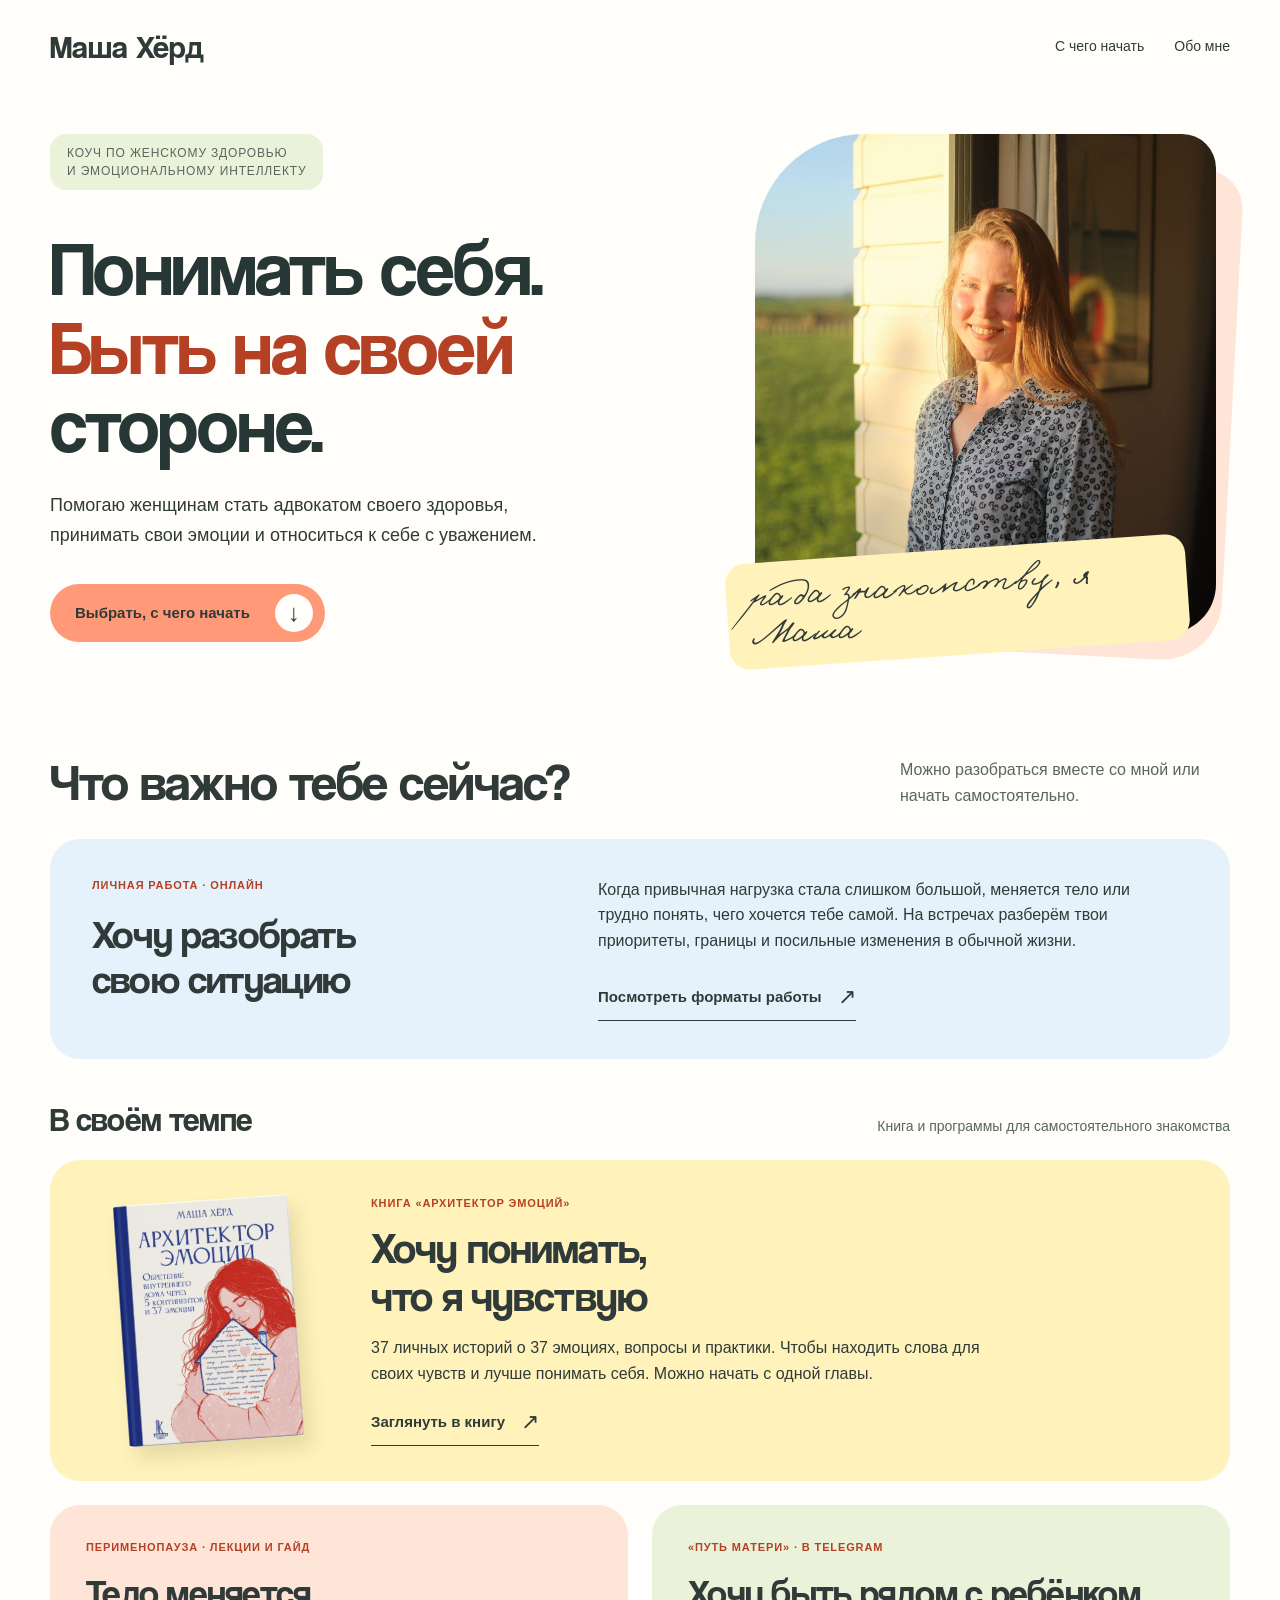
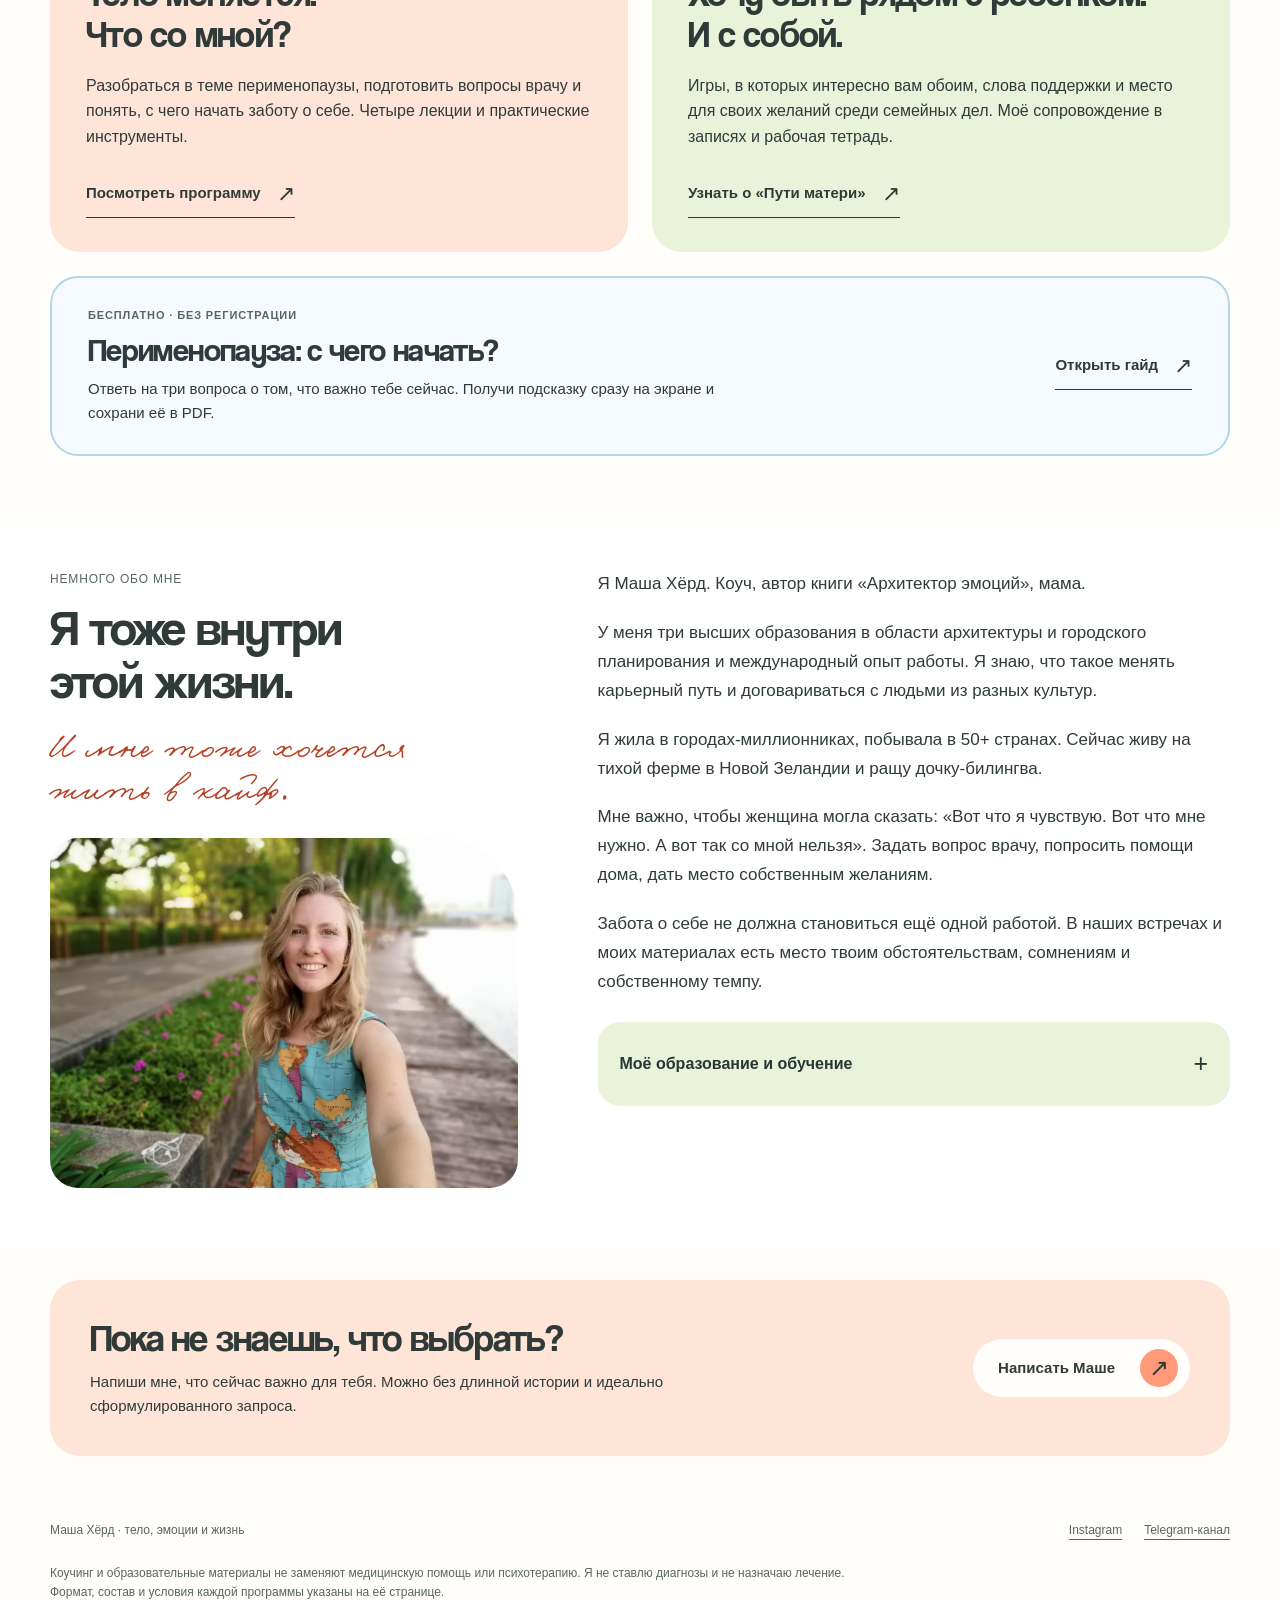
<file: index.html>
<!DOCTYPE html>

<html lang="ru">
<head>
<meta charset="utf-8"/>
<meta content="width=device-width,initial-scale=1" name="viewport"/>
<meta content="Маша Хёрд — коуч по женскому здоровью и эмоциональному интеллекту. Личная работа, книга «Архитектор эмоций», программы и бесплатный гайд." name="description"/>
<meta content="#fffefa" name="theme-color"/>
<meta content="website" property="og:type"/>
<meta content="ru_RU" property="og:locale"/>
<meta content="Маша Хёрд · быть на своей стороне" property="og:title"/>
<meta content="Понимать своё тело и эмоции, говорить о своих потребностях. Выбери, с чего начать: личная работа, книга или программы." property="og:description"/>
<meta content="https://architripture.github.io/masha-herd/" property="og:url"/>
<meta content="https://architripture.github.io/masha-herd/assets/masha.jpg" property="og:image"/>
<link href="https://architripture.github.io/masha-herd/" rel="canonical"/>
<title>Маша Хёрд — личная работа, книга и программы</title>
<style>
@font-face{font-family:Coolvetica;src:url('assets/Coolvetica-Regular.ttf') format('truetype');font-display:swap}
@font-face{font-family:Gogol;src:url('assets/Gogol-Regular.ttf') format('truetype');font-display:swap}
:root{--paper:#fffefa;--ink:#263735;--text:#303b39;--muted:#596660;--accent:#b54124;--coral:#ff9978;--peach:#ffe5d8;--blue:#e5f2fb;--yellow:#fff3bb;--mint:#eaf3d9;--line:#d6ded7;--display:Coolvetica,Arial,sans-serif;--sans:Arial,Helvetica,sans-serif}
*{box-sizing:border-box}html{scroll-behavior:smooth;scroll-padding-top:24px}body{margin:0;background:var(--paper);color:var(--text);font:17px/1.6 var(--sans)}img{display:block;max-width:100%;height:auto}a{color:inherit;text-underline-offset:5px}a:focus-visible{outline:3px solid var(--accent);outline-offset:5px}h1,h2,h3,p,figure{margin:0}h1,h2,h3{color:var(--ink);font-family:var(--display);font-weight:400;letter-spacing:-.02em}h1,h2{line-height:1.05}h3{line-height:1.12}.wrap{width:min(1180px,calc(100% - 64px));margin:auto}.skip{position:absolute;left:16px;top:-100px;background:white;padding:12px;z-index:5}.skip:focus{top:12px}.top{display:flex;align-items:center;justify-content:space-between;gap:24px;padding:24px 0}.brand{font:32px/1.2 var(--display);text-decoration:none;display:inline-flex;align-items:center;min-height:44px;color:var(--ink)}.top nav{display:flex;gap:30px}.top nav a{font-size:14px;text-decoration:none;display:inline-flex;align-items:center;min-height:44px}.top nav a:hover{text-decoration:underline}
.hero{position:relative;display:grid;grid-template-columns:minmax(0,1.3fr) minmax(0,.95fr);grid-template-rows:auto auto auto auto;gap:23px 55px;padding:42px 0 64px;align-items:start}.eyebrow{font-size:12px;line-height:1.5;text-transform:uppercase;letter-spacing:.07em;color:var(--muted)}.hero>.eyebrow{grid-column:1;max-width:500px;padding:10px 17px;background:var(--mint);border-radius:16px;justify-self:start}.hero h1{grid-column:1;font-size:clamp(58px,6vw,82px);line-height:1.02;align-self:center;max-width:640px}.hero h1 span{display:block}.hero h1 span:nth-child(2){color:var(--accent)}.hero .lead{grid-column:1;max-width:520px;font-size:18px;line-height:1.65}.hero .button{grid-column:1;justify-self:start}.portrait{position:relative;grid-column:2;grid-row:1/5;align-self:center;margin:0 14px 18px 0}.portrait:before{content:'';position:absolute;inset:5% -16px -17px 22px;background:var(--peach);border-radius:120px 40px 60px 40px;transform:rotate(3deg)}.portrait img{position:relative;width:100%;height:500px;object-fit:cover;object-position:50% 31%;border-radius:110px 34px 50px 34px;filter:none}.portrait figcaption{position:absolute;bottom:-21px;left:-28px;max-width:100%;padding:13px 24px 17px;border-radius:20px;background:var(--yellow);font:38px/1 Gogol,cursive;color:var(--ink);transform:rotate(-4deg)}
.button{display:inline-flex;align-items:center;justify-content:space-between;gap:25px;min-height:58px;padding:10px 12px 10px 25px;background:var(--coral);color:var(--ink);text-decoration:none;font-size:15px;font-weight:700;border:0;border-radius:99px;transition:background .15s,transform .15s}.button:hover{background:#ffac90;transform:translateY(-2px)}.button .arrow{display:grid;place-items:center;flex:0 0 38px;width:38px;height:38px;background:var(--paper);border-radius:50%;font-size:24px;font-weight:400}.section-head{display:flex;justify-content:space-between;align-items:end;gap:36px;margin-bottom:30px}.section-head h2{font-size:52px;max-width:580px}.section-head p{max-width:330px;color:var(--muted);font-size:16px}.choices{padding:38px 0 66px}.personal{position:relative;display:grid;grid-template-columns:.85fr 1.15fr;gap:35px 70px;padding:38px 42px;background:var(--blue);border-radius:30px}.label{color:var(--accent);font-size:11px;font-weight:700;letter-spacing:.08em;text-transform:uppercase;line-height:1.6}.personal h3{margin-top:17px;font-size:40px}.personal p{font-size:16px;max-width:555px}.link{display:inline-flex;align-items:center;gap:16px;min-height:48px;color:var(--ink);font-weight:700;font-size:15px;text-decoration:none;border-bottom:1px solid currentColor}.link span{font-weight:400;font-size:22px}.link:hover{color:var(--accent)}.personal .link{margin-top:20px}.self-head{display:flex;justify-content:space-between;align-items:baseline;gap:20px;margin:42px 0 22px}.self-head h3{font-size:33px}.self-head p{font-size:14px;color:var(--muted)}
.book{display:grid;grid-template-columns:225px minmax(0,1fr);gap:50px;align-items:center;padding:35px 46px;background:var(--yellow);border-radius:30px}.book-cover{width:175px;height:auto;margin:auto;box-shadow:7px 12px 18px #47361a21;transform:rotate(-4deg)}.book h3{font-size:43px;margin:10px 0 16px}.book p{max-width:650px;font-size:16px}.book .link{margin-top:12px}.programs{display:grid;grid-template-columns:1fr 1fr;gap:24px;margin-top:24px}.program{display:flex;flex-direction:column;align-items:start;padding:34px 36px;background:var(--peach);border-radius:30px}.program+.program{background:var(--mint)}.program h3{font-size:37px;margin:15px 0 18px}.program p{font-size:16px;margin-bottom:20px}.program .link{margin-top:auto}.free{padding:29px 36px;margin-top:24px;display:grid;grid-template-columns:1fr auto;gap:12px 38px;align-items:center;border:2px solid #b3d6e7;border-radius:28px;background:#f4faff}.free .label{color:var(--muted)}.free h3{font-size:32px;margin:8px 0 9px}.free p{font-size:15px;max-width:650px}.free .link{white-space:nowrap}
.about{padding:48px 0 60px;background:#fff}.about-grid{display:grid;grid-template-columns:.85fr 1.15fr;gap:80px;align-items:center}.about h2{font-size:50px;margin:13px 0 20px}.note{font:38px/1.1 Gogol,cursive;color:var(--accent);margin-bottom:28px}.about-photo{width:100%;aspect-ratio:4/3;object-fit:cover;object-position:50% 50%;border-radius:28px 80px 28px 28px;filter:none}.about-copy p{margin-bottom:20px;font-size:17px;line-height:1.7}.credentials{padding:19px 22px;background:var(--mint);border-radius:20px;color:var(--muted);font-size:14px!important;margin:25px 0 0!important}.contact{padding:38px 40px;margin:32px 0;display:flex;justify-content:space-between;align-items:center;gap:35px;background:var(--peach);border-radius:30px}.contact h2{font-size:38px;margin-bottom:12px}.contact p{font-size:15px;max-width:600px}.contact .button{flex-shrink:0;background:var(--paper)}.contact .button .arrow{background:var(--coral)}.footer{padding:20px 0 30px;color:var(--muted);font-size:12px}.footer-top{display:flex;align-items:center;justify-content:space-between;gap:24px}.socials{display:flex;gap:22px}.socials a{display:inline-flex;align-items:center;min-height:44px}.boundary{max-width:800px;margin-top:12px;font-size:12px;line-height:1.6}
@media(max-width:1000px){.hero{gap:22px 35px}.hero h1{font-size:64px}.portrait img{height:460px}.portrait figcaption{font-size:32px;left:-12px}.personal{gap:30px;padding:30px}.personal h3{font-size:35px}.book{gap:25px;grid-template-columns:180px 1fr;padding:30px}.book h3{font-size:37px}.program{padding:28px}.program h3{font-size:32px}.about-grid{gap:40px}.about h2{font-size:43px}.contact{padding:30px}.contact h2{font-size:33px}}
@media(min-width:601px) and (max-width:800px){.hero{grid-template-columns:1.2fr 1fr;gap:18px 26px}.hero h1{font-size:52px}.hero .lead{font-size:16px}.portrait img{height:395px}.portrait figcaption{font-size:27px;padding:12px 15px}.hero>.eyebrow{font-size:10px}.hero .button{font-size:13px;padding-left:17px;gap:14px}.section-head h2{font-size:42px}.section-head p{font-size:14px;max-width:240px}.free{grid-template-columns:1fr}.about-copy p{font-size:15px}.contact{display:block}.contact .button{margin-top:20px}}
@media(max-width:600px){.wrap{width:calc(100% - 32px)}.top{padding:13px 0;gap:10px;flex-wrap:wrap}.brand{font-size:27px}.top nav{gap:16px}.top nav a{font-size:12px}.hero{grid-template-columns:1fr;gap:22px;padding:20px 0 35px}.hero>.eyebrow{grid-column:1;font-size:10px;max-width:100%;padding:9px 14px}.hero h1{grid-column:1;grid-row:2;font-size:clamp(48px,13vw,72px);max-width:100%}.hero h1 span:nth-child(2){display:inline}.hero h1 span:nth-child(3){display:inline}.portrait{grid-column:1;grid-row:3;margin:0 8px 9px 0;justify-self:center;width:calc(100% - 18px);max-width:360px}.portrait img{height:330px;border-radius:75px 24px 38px 24px;object-position:50% 28%}.portrait:before{inset:15px -12px -12px 14px;border-radius:70px 24px 38px 24px;transform:rotate(2deg)}.portrait figcaption{bottom:-17px;left:-6px;padding:10px 17px 14px;font-size:32px;border-radius:16px}.hero .lead{grid-column:1;grid-row:4;font-size:16px;margin-top:14px}.hero .button{grid-column:1;grid-row:5;width:100%;font-size:15px}.section-head{display:block;margin-bottom:24px}.section-head h2{font-size:41px}.section-head p{margin-top:12px;font-size:15px;max-width:none}.choices{padding:24px 0 35px}.personal{grid-template-columns:1fr;gap:19px;padding:26px 24px;border-radius:24px}.personal h3{font-size:35px;margin-top:12px}.personal p{font-size:15px}.personal .link{margin-top:14px;font-size:14px}.self-head{display:block;margin-top:31px;margin-bottom:20px}.self-head h3{font-size:30px}.self-head p{margin-top:7px;font-size:13px}.book{grid-template-columns:1fr;gap:27px;padding:30px 24px;border-radius:24px}.book-cover{width:140px;justify-self:center}.book h3{font-size:35px;margin-top:10px}.book p{font-size:15px}.book .link{font-size:14px}.programs{grid-template-columns:1fr;gap:18px;margin-top:18px}.program{padding:26px 24px;border-radius:24px}.program h3{font-size:34px;max-width:330px;margin:13px 0 17px}.program p{font-size:15px;margin-bottom:13px}.program .link{font-size:14px}.free{grid-template-columns:1fr;padding:24px 22px;margin-top:18px;gap:12px;border-radius:24px}.free h3{font-size:31px}.free p{font-size:14px}.free .link{justify-self:start;font-size:14px}.about{padding:34px 0}.about-grid{grid-template-columns:1fr;gap:27px}.about h2{font-size:41px;margin-bottom:17px}.note{font-size:33px;margin-bottom:23px}.about-photo{max-height:300px;border-radius:24px 65px 24px 24px}.about-copy p{font-size:15px}.credentials{padding:20px;margin-top:20px!important}.contact{display:block;padding:27px 24px;margin:20px 0;border-radius:24px}.contact h2{font-size:33px}.contact p{font-size:14px}.contact .button{margin-top:22px;width:100%}.footer-top{display:block}.socials{margin-top:8px}.boundary{font-size:11px}}
@media(prefers-reduced-motion:reduce){html{scroll-behavior:auto}.button{transition:none}}
</style>
<link href="light-style.css?v=20261012" rel="stylesheet"/></head>
<body class="light-home">
<a class="skip" href="#choice">Перейти к выбору</a>
<div class="wrap"><header class="top"><a class="brand" href="#top">Маша Хёрд</a><nav aria-label="Навигация"><a href="#choice">С чего начать</a><a href="#about">Обо мне</a></nav></header></div>
<main id="top">
<div class="wrap"><section aria-labelledby="hero-title" class="hero">
<p class="eyebrow">Коуч по женскому здоровью<br/>и эмоциональному интеллекту</p>
<h1 id="hero-title"><span>Понимать себя.</span><span>Быть на своей</span> <span>стороне.</span></h1>
<p class="lead">Помогаю женщинам стать адвокатом своего здоровья, принимать свои эмоции и относиться к себе с уважением.</p>
<a class="button" href="#choice">Выбрать, с чего начать <span aria-hidden="true" class="arrow">↓</span></a>
<figure class="portrait"><img alt="Маша Хёрд" fetchpriority="high" height="1280" src="assets/masha.jpg" width="853"/><figcaption>рада знакомству, я Маша</figcaption></figure>
</section>
<section aria-labelledby="choice-title" class="choices" id="choice">
<div class="section-head"><h2 id="choice-title">Что важно тебе сейчас?</h2><p>Можно разобраться вместе со мной или начать самостоятельно.</p></div>
<article class="personal" id="personal"><div><div class="label">Личная работа · онлайн</div><h3>Хочу разобрать<br/>свою ситуацию</h3></div><div><p>Когда привычная нагрузка стала слишком большой, меняется тело или трудно понять, чего хочется тебе самой. На встречах разберём твои приоритеты, границы и посильные изменения в обычной жизни.</p><a class="link" href="https://architripture.github.io/perimenopause/personal/">Посмотреть форматы работы <span aria-hidden="true">↗</span></a></div></article>
<div class="self-head"><h3>В своём темпе</h3><p>Книга и программы для самостоятельного знакомства</p></div>
<article class="book" id="book"><img alt="Обложка книги «Архитектор эмоций»" class="book-cover" height="1255" loading="lazy" src="assets/book.jpg" width="909"/><div><div class="label">Книга «Архитектор эмоций»</div><h3>Хочу понимать,<br/>что я чувствую</h3><p>37 личных историй о 37 эмоциях, вопросы и практики. Чтобы находить слова для своих чувств и лучше понимать себя. Можно начать с одной главы.</p><a class="link" href="https://architripture.github.io/architect-emotions-book/">Заглянуть в книгу <span aria-hidden="true">↗</span></a></div></article>
<div class="programs" id="programs">
<article class="program"><div class="label">Перименопауза · лекции и гайд</div><h3>Тело меняется.<br/>Что со мной?</h3><p>Разобраться в теме перименопаузы, подготовить вопросы врачу и понять, с чего начать заботу о себе. Четыре лекции и практические инструменты.</p><a class="link" href="https://architripture.github.io/perimenopause/">Посмотреть программу <span aria-hidden="true">↗</span></a></article>
<article class="program"><div class="label">«Путь матери» · в Telegram</div><h3>Хочу быть рядом с ребёнком.<br/>И с собой.</h3><p>Игры, в которых интересно вам обоим, слова поддержки и место для своих желаний среди семейных дел. Моё сопровождение в записях и рабочая тетрадь.</p><a class="link" href="https://architripture.github.io/mother-way/">Узнать о «Пути матери» <span aria-hidden="true">↗</span></a></article>
</div>
<aside class="free"><div><div class="label">Бесплатно · без регистрации</div><h3>Перименопауза: с чего начать?</h3><p>Ответь на три вопроса о том, что важно тебе сейчас. Получи подсказку сразу на экране и сохрани её в PDF.</p></div><a class="link" href="https://architripture.github.io/perimenopause/guide/">Открыть гайд <span aria-hidden="true">↗</span></a></aside>
</section></div>
<section aria-labelledby="about-title" class="about" id="about"><div class="wrap about-grid"><div><p class="eyebrow">Немного обо мне</p><h2 id="about-title">Я тоже внутри<br/>этой жизни.</h2><p class="note">И мне тоже хочется жить в кайф.</p><img alt="Маша на прогулке у воды, фото из личного архива" class="about-photo" height="960" loading="lazy" src="assets/masha-outdoors.jpg" width="1280"/></div><div class="about-copy"><p>Я Маша Хёрд. Коуч, автор книги «Архитектор эмоций», мама.</p><div class="bio-life"><p>У меня три высших образования в области архитектуры и городского планирования и международный опыт работы. Я знаю, что такое менять карьерный путь и договариваться с людьми из разных культур.</p><p>Я жила в городах-миллионниках, побывала в 50+ странах. Сейчас живу на тихой ферме в Новой Зеландии и ращу дочку-билингва.</p></div><p>Мне важно, чтобы женщина могла сказать: «Вот что я чувствую. Вот что мне нужно. А вот так со мной нельзя». Задать вопрос врачу, попросить помощи дома, дать место собственным желаниям.</p><p>Забота о себе не должна становиться ещё одной работой. В наших встречах и моих материалах есть место твоим обстоятельствам, сомнениям и собственному темпу.</p><details class="education-note" id="education">
<summary>Моё образование и обучение</summary>
<ul class="education-list">
<li>
<strong>GGS Academy · коучинг женщин</strong>
<p>Две сертификации: Women’s Coaching Specialist и Menopause Coaching Specialist.</p>
<p><b>Для тебя:</b> мы учитываем твой жизненный этап, отношение к телу и реальную нагрузку. Вместе выбираем посильные изменения в повседневной заботе о себе, без стыда за вес и требований «просто собраться».</p>
<p>В период перименопаузы я помогаю собрать наблюдения о самочувствии, подготовить вопросы врачу и разобраться, какая поддержка нужна тебе в обычной жизни.</p>
<p><a href="https://www.girlsgonestrong.com/womens-health-certification" rel="noopener" style="display:inline-flex;align-items:center;min-height:44px" target="_blank">Women’s Coaching Specialist · о программе ↗</a><br/><a href="https://www.girlsgonestrong.com/menopause-coach-certification" rel="noopener" style="display:inline-flex;align-items:center;min-height:44px" target="_blank">Menopause Coaching Specialist · о программе ↗</a></p>
</li>
<li>
<strong>Stacy Sims · менопауза, движение и питание</strong>
<p>Прошла обучающий курс по менопаузе: физиология, изменения в организме, физическая нагрузка и питание на разных этапах.</p>
<p><b>Для тебя:</b> если привычный режим больше не подходит, мы можем обсудить, что изменилось в нагрузке и восстановлении и какие вопросы стоит задать врачу или тренеру. Забота о теле не сводится к «меньше есть и больше стараться».</p>
<p><a href="https://www.drstacysims.com/menopause" rel="noopener" style="display:inline-flex;align-items:center;min-height:44px" target="_blank">О курсе на сайте Stacy Sims ↗</a></p>
</li>
<li>
<strong>Daniel Goleman · эмоциональный интеллект</strong>
<p>Прошла обучение фундаментальным и межличностным навыкам эмоционального интеллекта по программе Daniel Goleman Emotional Intelligence Courses: Foundational &amp; Relational Skills.</p>
<p><b>Для тебя:</b> когда всё раздражает, эмоции накрывают, а потом ты ругаешь себя за слёзы или резкость. Когда соглашаешься, чтобы никого не обидеть, копишь недовольство и уже не понимаешь, чего хочется тебе самой.</p>
<p>Я помогаю разобраться, что ты чувствуешь и о каких потребностях это говорит. Учимся замечать напряжение раньше, давать себе паузу и выбирать, как ответить. На твоих ситуациях разбираем, как сказать «мне так не подходит», попросить поддержки и выдержать чужое недовольство, не отказываясь от себя.</p>
<p><a href="https://danielgolemanemotionalintelligence.com/course/english" rel="noopener" style="display:inline-flex;align-items:center;min-height:44px" target="_blank">О программе эмоционального интеллекта ↗</a></p>
</li>
<li>
<strong>Neurointegration Institute · нейроинтеграция</strong>
<p>Тренер по нейроинтеграции, Институт нейроинтеграции. Метод объединяет работу с состоянием, мышлением и действиями: как ты себя чувствуешь, как воспринимаешь происходящее и что делаешь в ответ.</p>
<p><b>Для тебя:</b> когда головой всё понимаешь, но продолжаешь жить в напряжении, ходить по кругу или откладывать то, что важно тебе самой. В работе мы смотрим на все три уровня:</p>
<p><em>Состояние · НейроБаланс.</em> Учимся замечать, когда ты на взводе, а когда истощена. Подбираем и пробуем способы саморегуляции и восстановления, чтобы у тебя было больше возможностей влиять на своё состояние.</p>
<p><em>Мышление · НейроСёрфинг.</em> Разбираем автоматические мысли вроде «я должна справляться сама», «сначала все остальные» или «у меня всё равно не получится». Учимся проверять эти убеждения и находить другие способы реагировать, вместо привычного давления на себя.</p>
<p><em>Действия · НейроСпринт.</em> Переводим важные для тебя желания в посильные действия, учитывая твоё состояние и обстоятельства. Пробуем, замечаем результат и корректируем подход — чтобы в жизни появлялось место и для нужного, и для того, что радует.</p>
<p><a href="https://neurointegration.org/programs/certification" rel="noopener" style="display:inline-flex;align-items:center;min-height:44px" target="_blank">Об обучении в институте ↗</a><br/><a href="https://trainer.neurointegration.org/MashaHerd" rel="noopener" style="display:inline-flex;align-items:center;min-height:44px" target="_blank">Мой профиль в каталоге сертифицированных тренеров ↗</a></p>
</li>
</ul>
<p style="font:13px/1.6 Arial,sans-serif;margin:14px 0 0;color:#596660">Здесь — как я использую обучение в коучинговой работе, а не обещание одинакового результата для всех. Я не ставлю диагнозы, не трактую анализы и не назначаю лечение. По ссылкам открываются актуальные страницы организаций; программы могут обновляться.</p>
</details></div></div></section>
<div class="wrap"><section aria-labelledby="contact-title" class="contact"><div><h2 id="contact-title">Пока не знаешь, что выбрать?</h2><p>Напиши мне, что сейчас важно для тебя. Можно без длинной истории и идеально сформулированного запроса.</p></div><a class="button" href="https://t.me/mari_zaychik">Написать Маше <span aria-hidden="true" class="arrow">↗</span></a></section>
<footer class="footer"><div class="footer-top"><span>Маша Хёрд · тело, эмоции и жизнь</span><div class="socials"><a href="https://www.instagram.com/masha_herd/">Instagram</a><a href="https://t.me/rhythm_of_women">Telegram-канал</a></div></div><p class="boundary">Коучинг и образовательные материалы не заменяют медицинскую помощь или психотерапию. Я не ставлю диагнозы и не назначаю лечение. Формат, состав и условия каждой программы указаны на её странице.</p></footer></div>
</main>
</body>
</html>
</file>
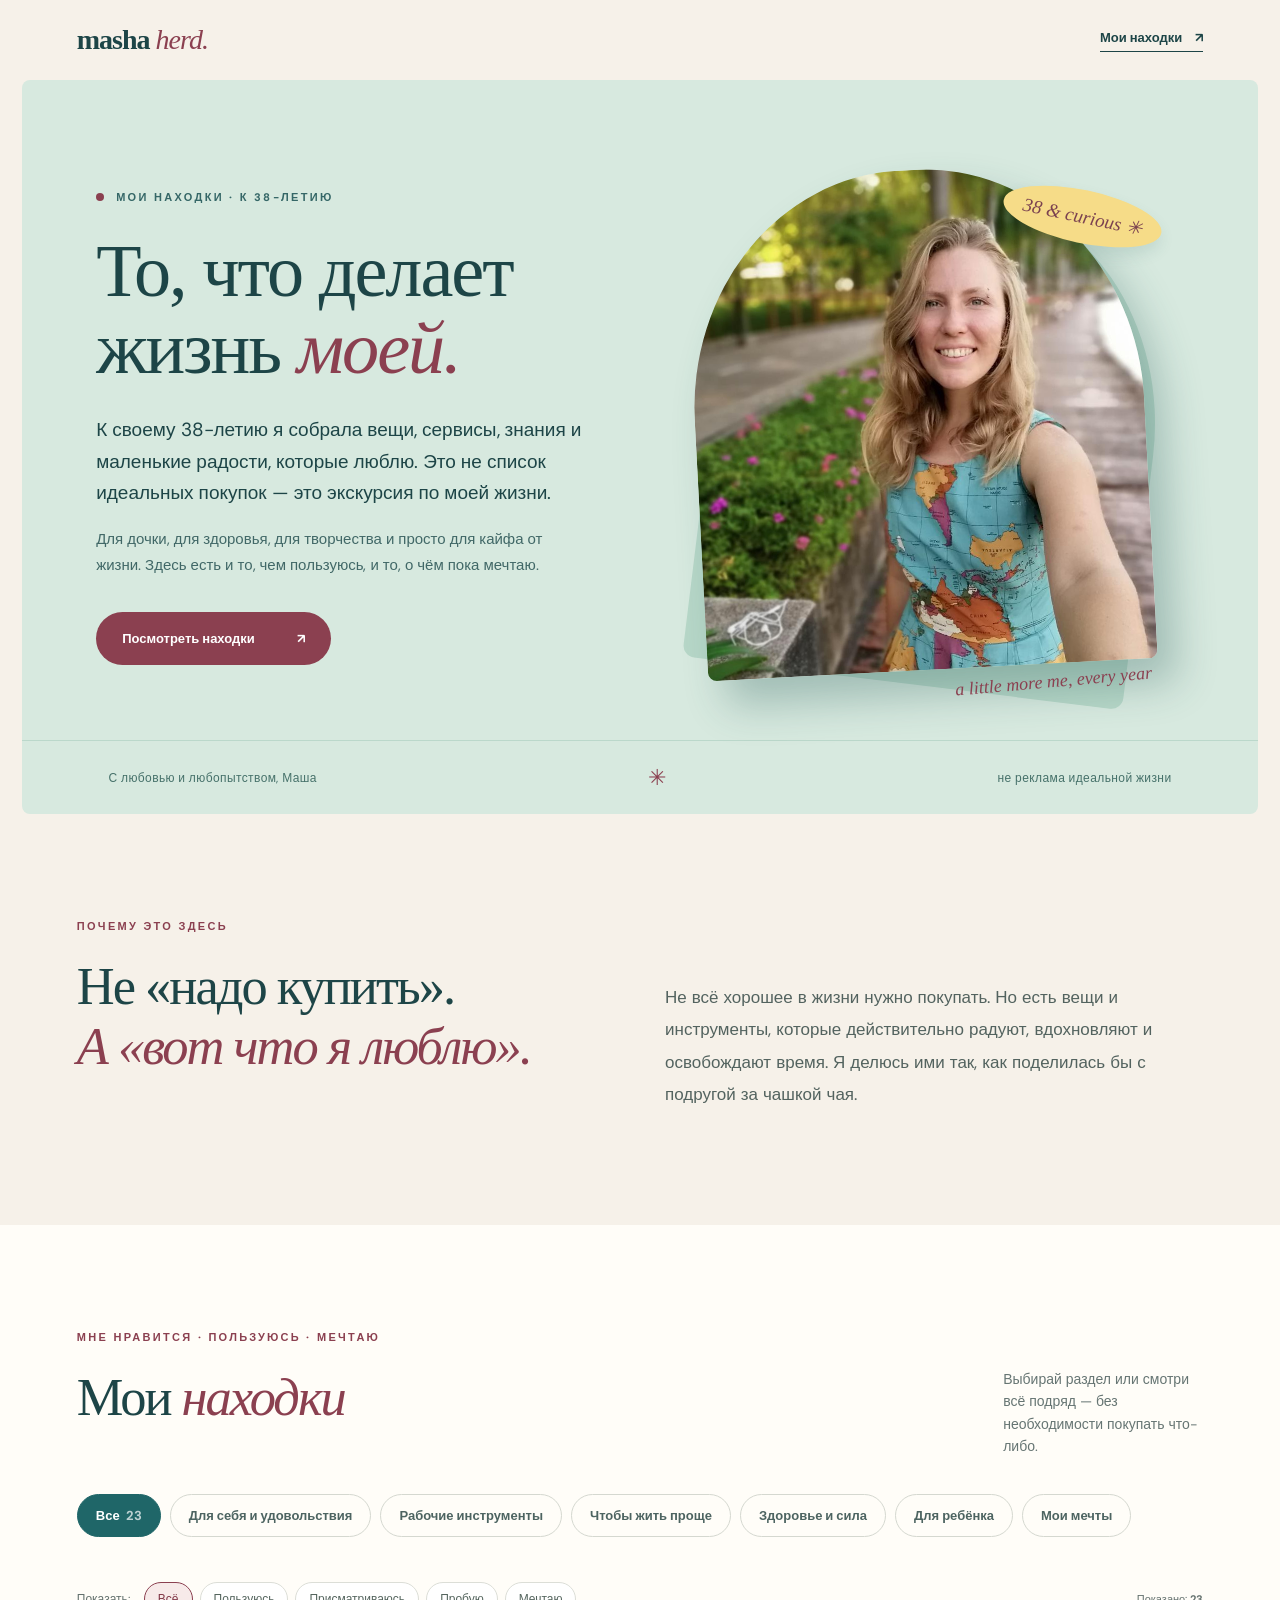
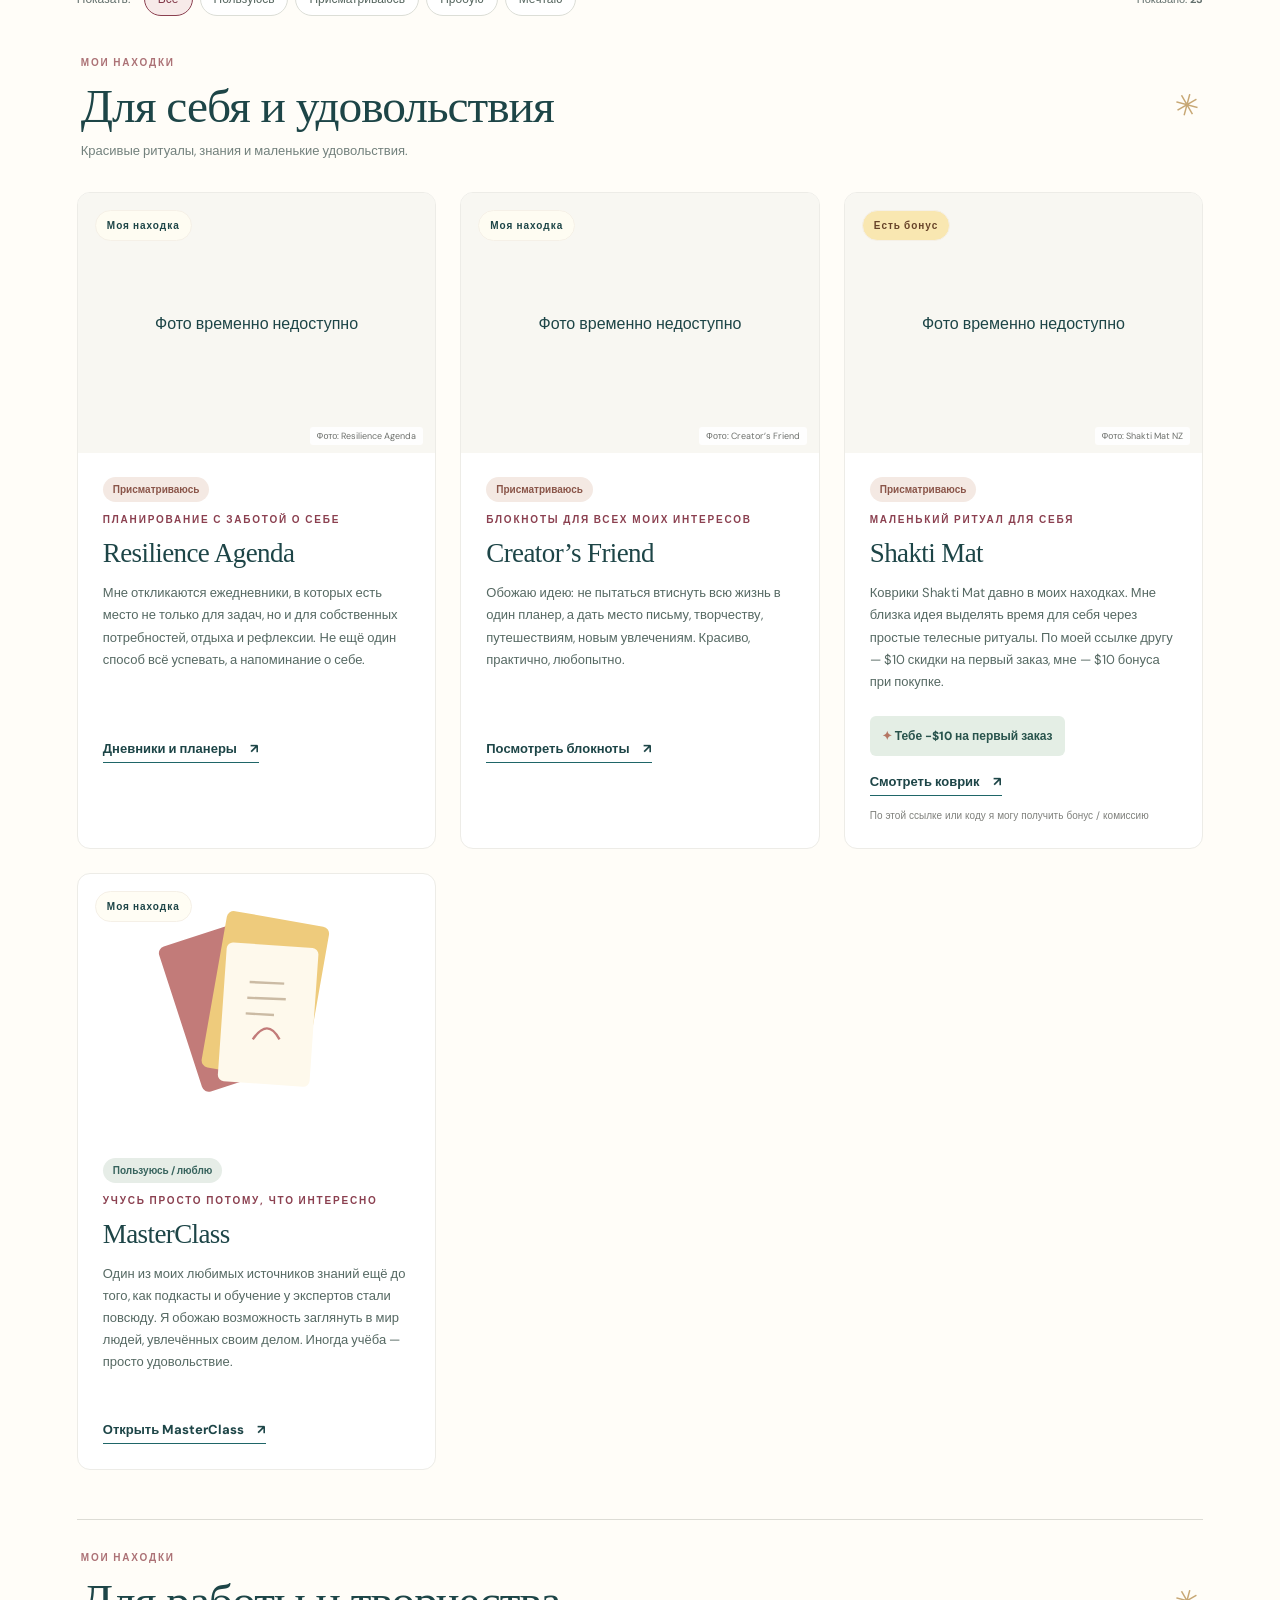
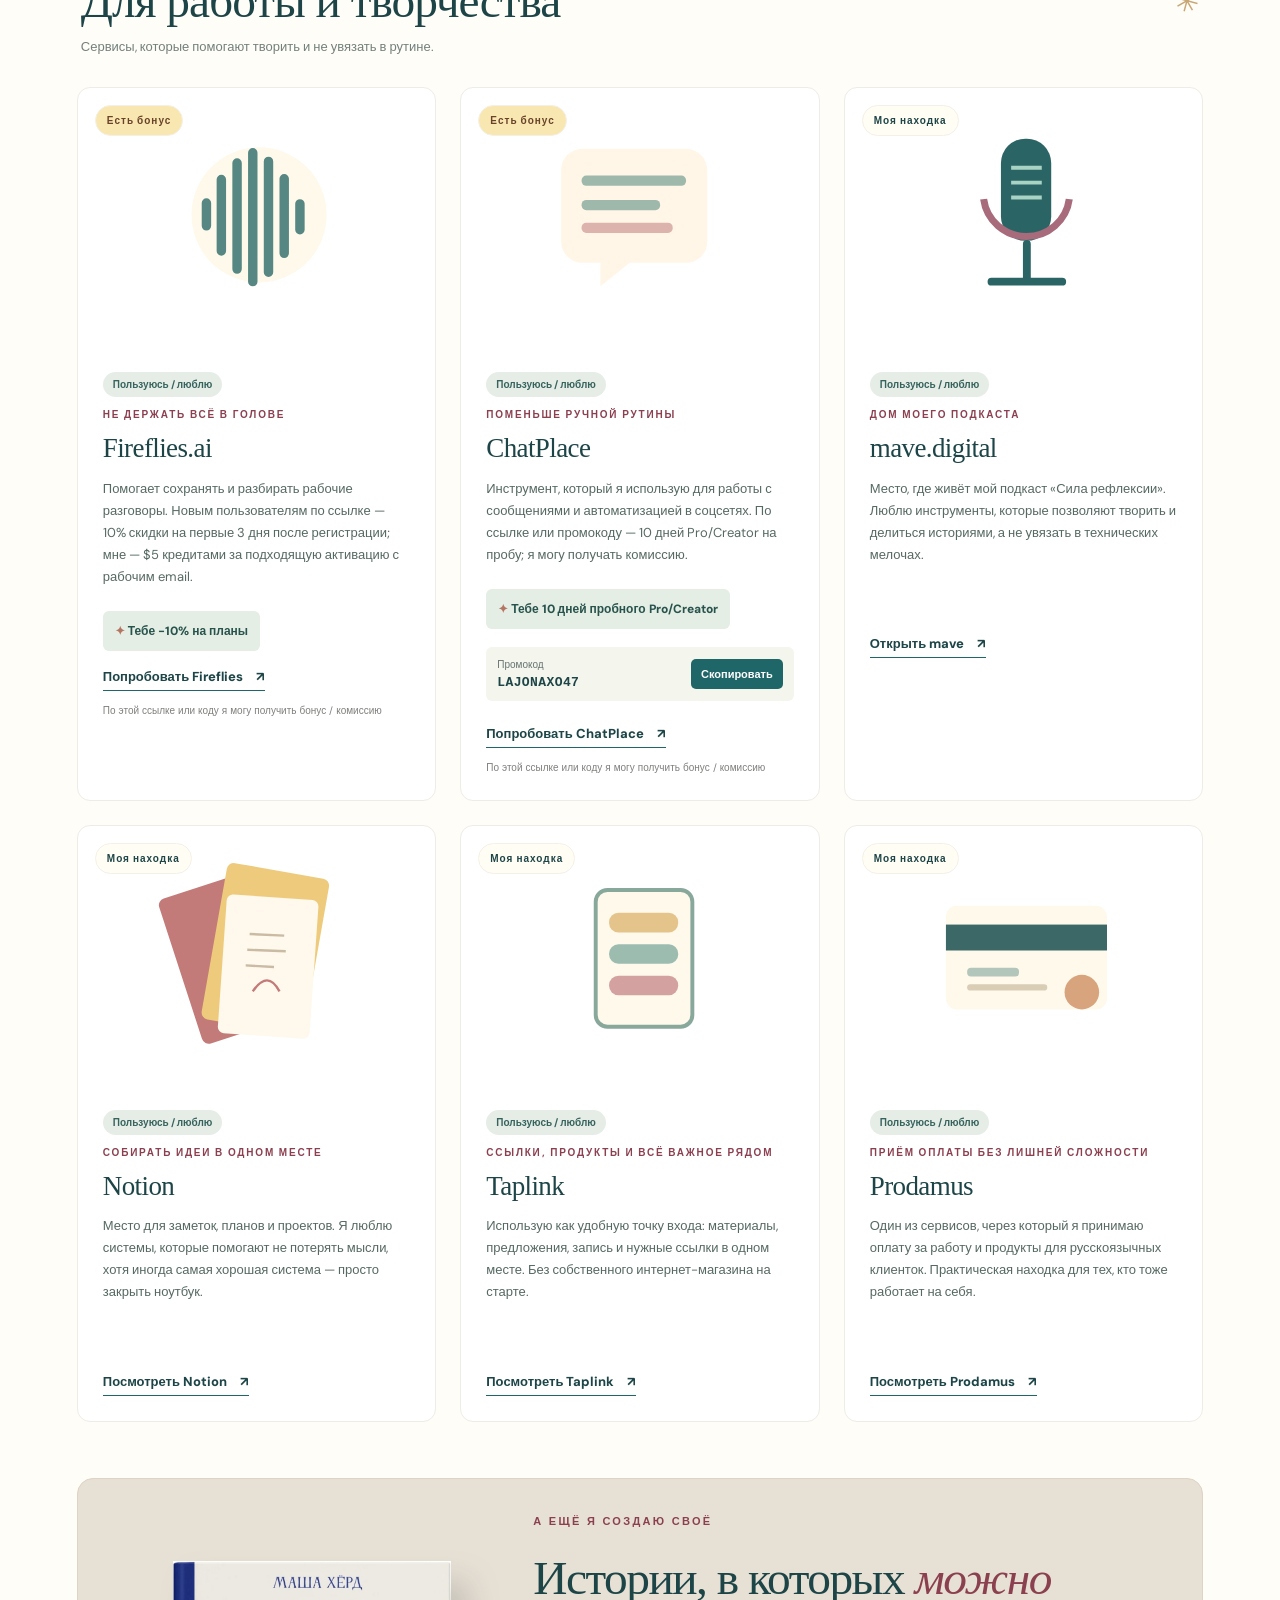
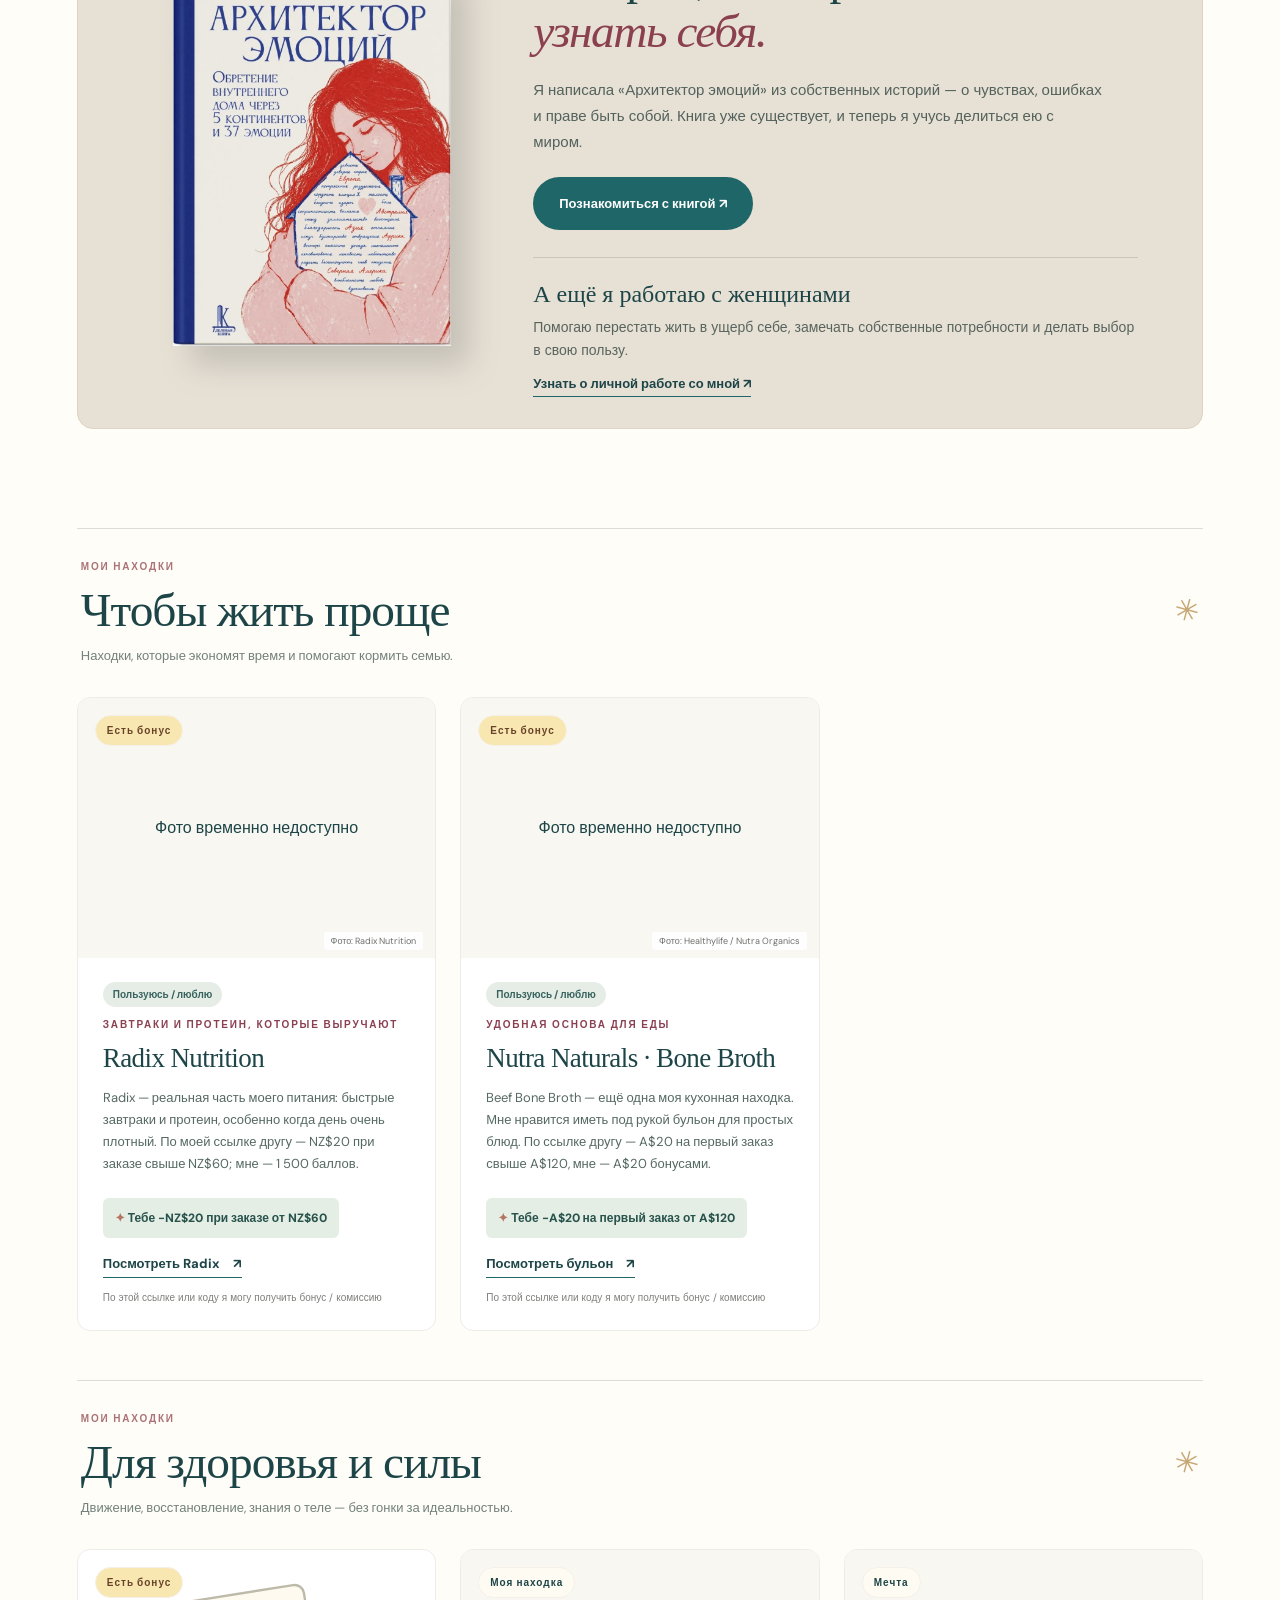
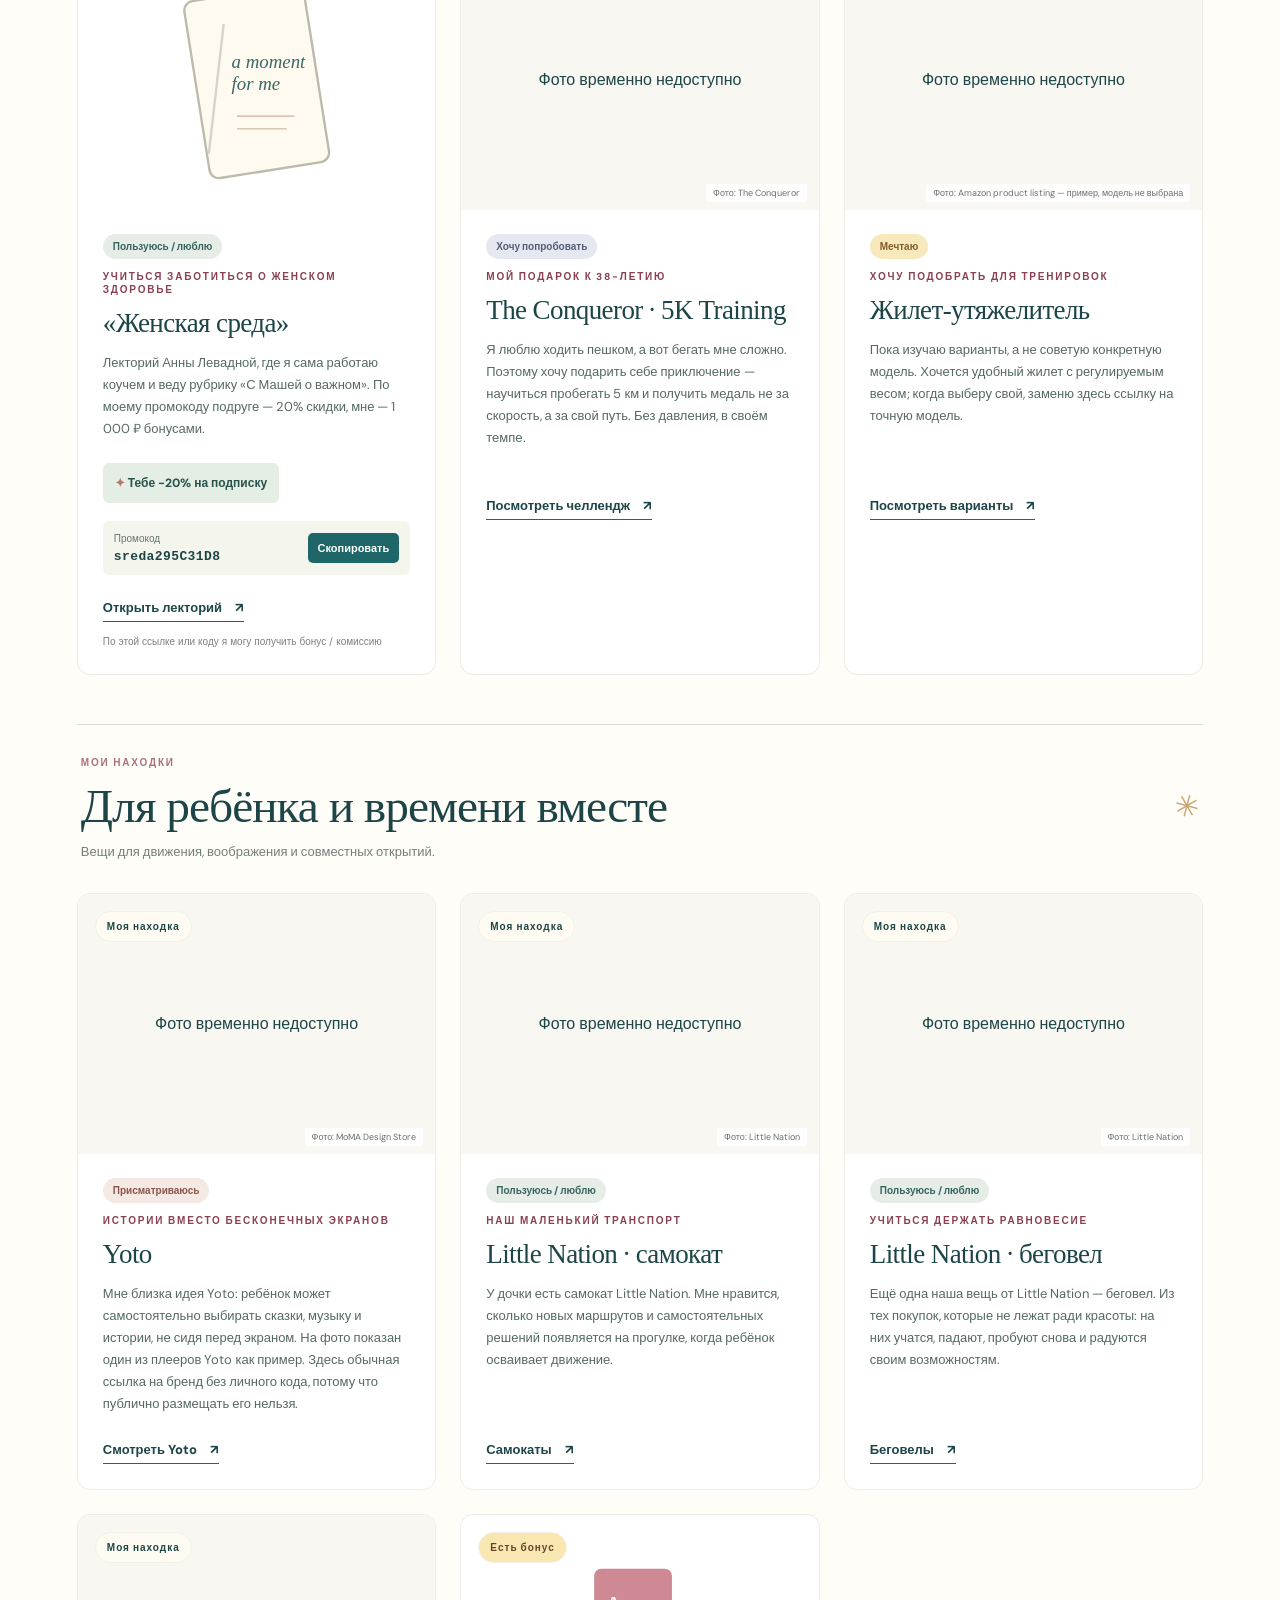
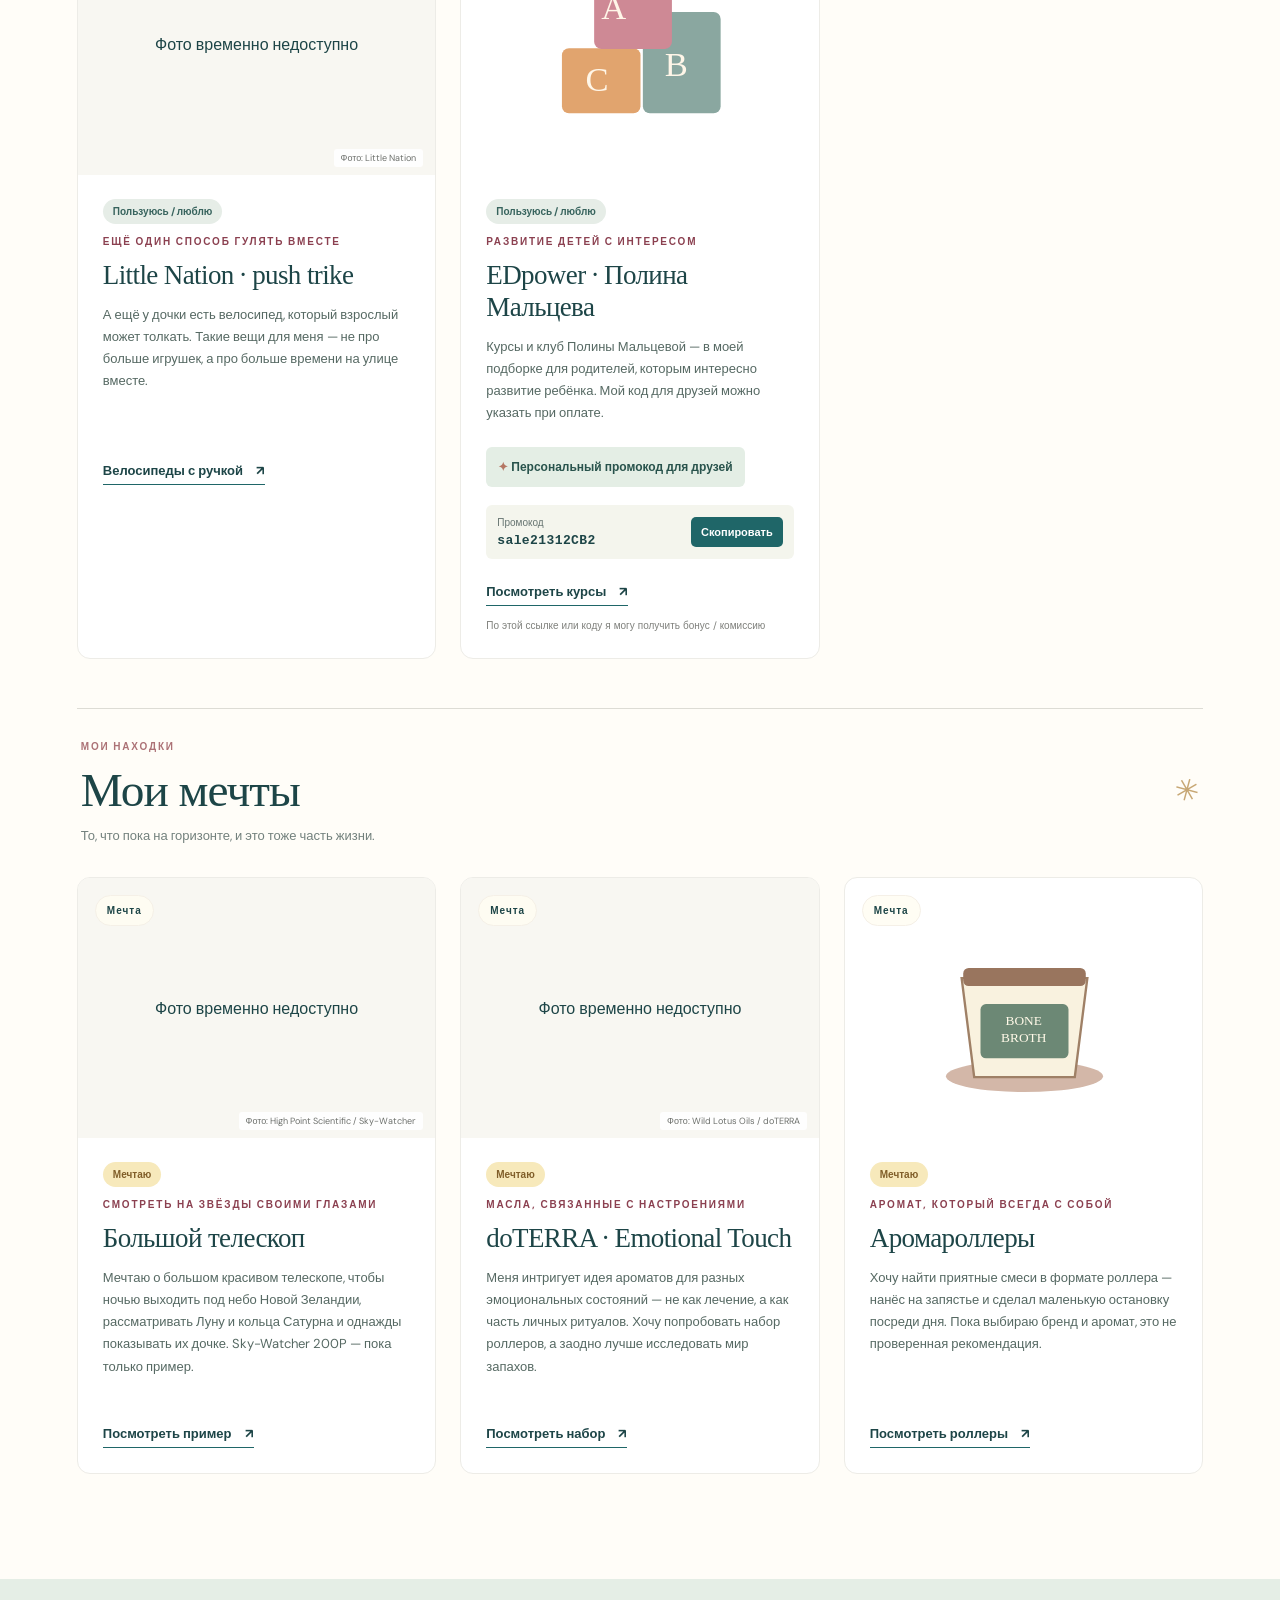
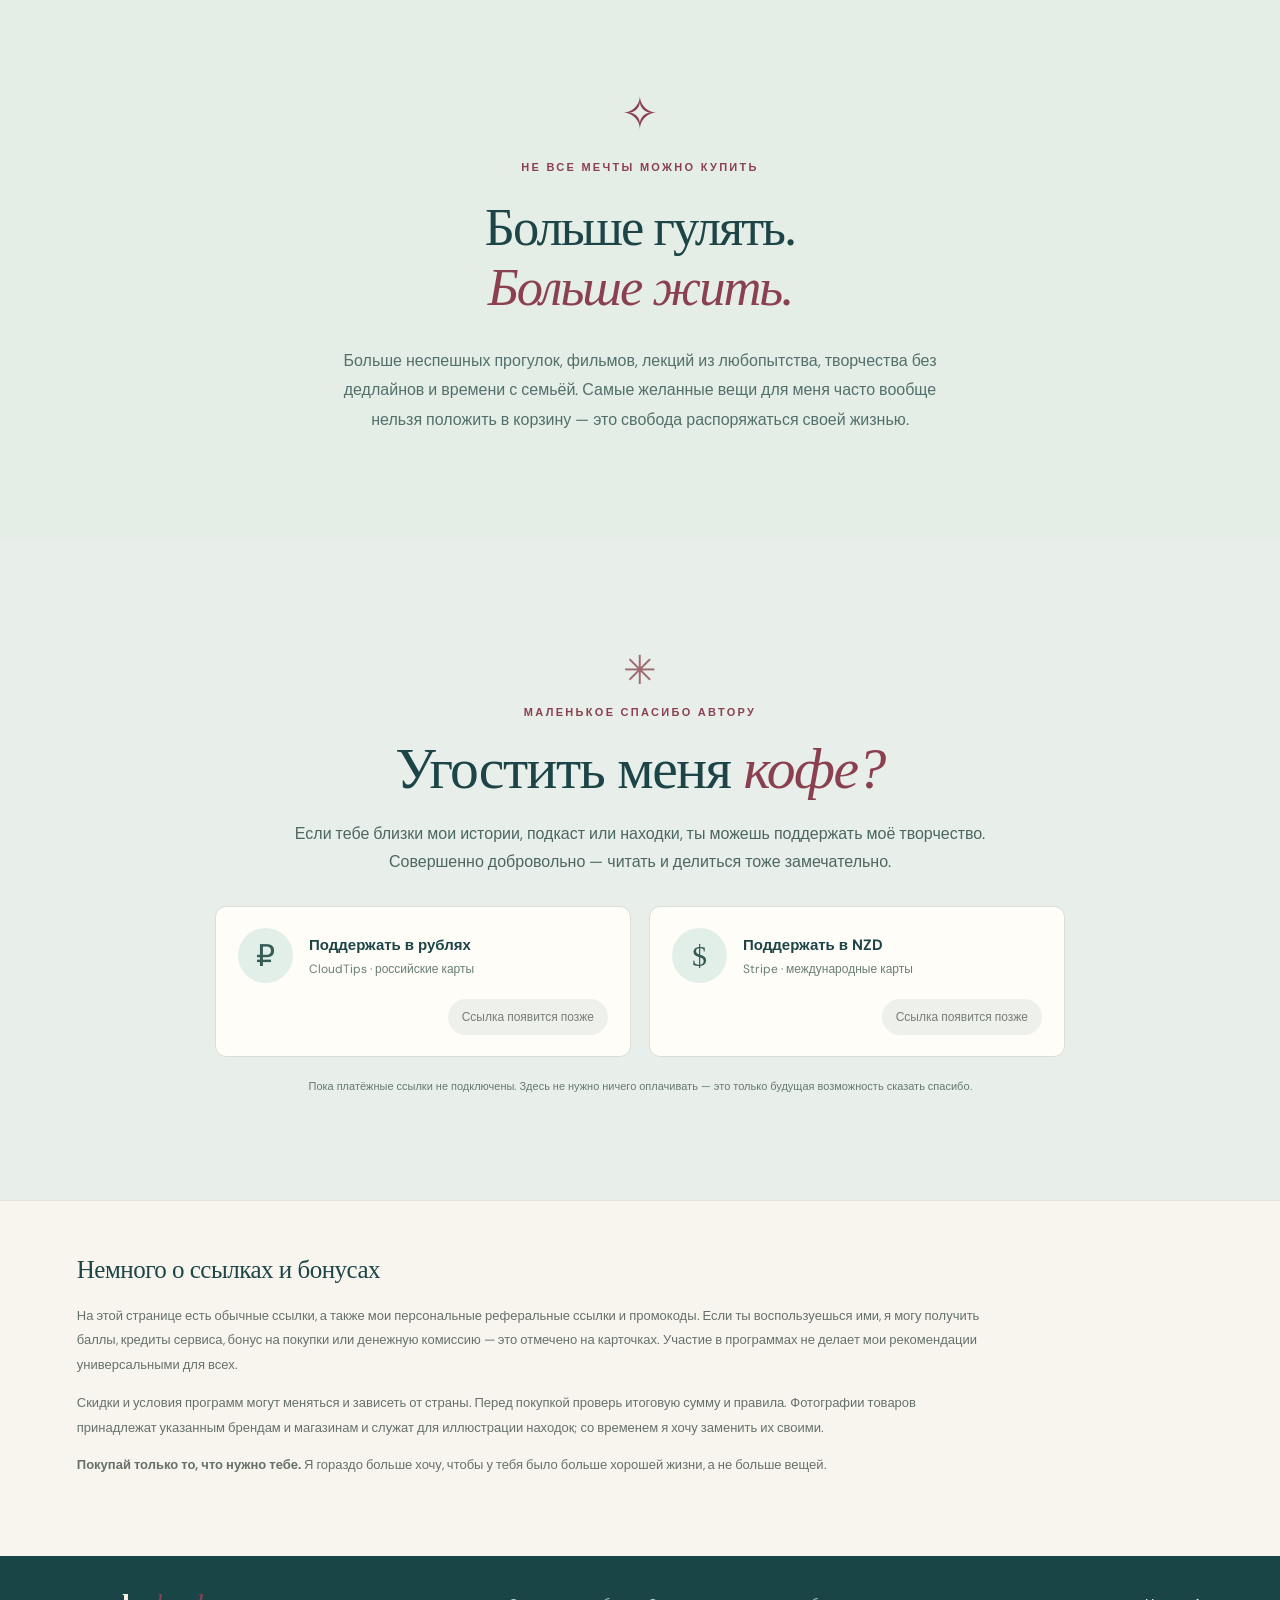
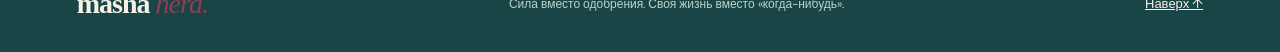
<file: favourites/index.html>
<!doctype html>
<html lang="ru">
<head>
<meta charset="utf-8">
<meta name="viewport" content="width=device-width, initial-scale=1">
<meta name="theme-color" content="#f6f1e9">
<meta name="description" content="Мои любимые вещи, полезные сервисы, книги и маленькие радости. Личный список Маши Херд к 38-летию.">
<meta property="og:title" content="Машины находки · Masha Herd">
<meta property="og:description" content="Не список идеальной жизни. Просто то, что помогает мне жить свою.">
<title>Машины находки · Masha Herd</title>
<link rel="preconnect" href="https://fonts.googleapis.com">
<link rel="preconnect" href="https://fonts.gstatic.com" crossorigin>
<link href="https://fonts.googleapis.com/css2?family=DM+Sans:wght@400;500;600;700&family=Manrope:wght@400;500;600;700;800&display=swap" rel="stylesheet">
<link rel="stylesheet" href="./style.css">
<script defer src="./data.js"></script>
<script defer src="./script.js"></script>
</head>
<body>
<header class="nav"><a class="wordmark" href="https://architripture.github.io/masha-herd/">masha <i>herd.</i></a><a class="navlink" href="#finds">Мои находки <span aria-hidden="true">↗</span></a></header>
<main>
<section class="hero">
 <div class="hero-inner">
 <div class="hero-copy"><p class="eyebrow"><span class="dot"></span> МОИ НАХОДКИ · К 38-ЛЕТИЮ</p>
 <h1>То, что делает жизнь <em>моей.</em></h1>
 <p class="hero-lead">К своему 38-летию я собрала вещи, сервисы, знания и маленькие радости, которые люблю. Это не список идеальных покупок — это экскурсия по моей жизни.</p>
 <p class="hero-small">Для дочки, для здоровья, для творчества и просто для кайфа от жизни. Здесь есть и то, чем пользуюсь, и то, о чём пока мечтаю.</p>
 <a class="cta" href="#finds">Посмотреть находки <span aria-hidden="true">↗</span></a>
 </div>
 <div class="hero-art hero-photo"><img src="../assets/masha-outdoors.jpg" alt="Маша на природе в Новой Зеландии" loading="eager"><span class="hero-sticker">38 &amp; curious ✳</span><span class="art-note">a little more me, every year</span></div>
 </div>
 <div class="hero-footer"><span>С любовью и любопытством, Маша</span><span class="mini-flower">✳</span><span>не реклама идеальной жизни</span></div>
</section>
<section class="intro section-pad">
 <div><p class="section-overline">ПОЧЕМУ ЭТО ЗДЕСЬ</p><h2>Не «надо купить».<br><em>А «вот что я люблю».</em></h2></div>
 <p>Не всё хорошее в жизни нужно покупать. Но есть вещи и инструменты, которые действительно радуют, вдохновляют и освобождают время. Я делюсь ими так, как поделилась бы с подругой за чашкой чая.</p>
</section>
<section class="finds section-pad" id="finds">
 <div class="finds-head"><div><p class="section-overline">МНЕ НРАВИТСЯ · ПОЛЬЗУЮСЬ · МЕЧТАЮ</p><h2>Мои <em>находки</em></h2></div><p>Выбирай раздел или смотри всё подряд — без необходимости покупать что-либо.</p></div>
 <div class="filters" role="group" aria-label="Категории находок">
  <button class="filter active" data-filter="all" aria-pressed="true">Все <span id="total">23</span></button>
  <button class="filter" data-filter="joy" aria-pressed="false">Для себя и удовольствия</button>
  <button class="filter" data-filter="work" aria-pressed="false">Рабочие инструменты</button>
  <button class="filter" data-filter="simple" aria-pressed="false">Чтобы жить проще</button>
  <button class="filter" data-filter="health" aria-pressed="false">Здоровье и сила</button>
  <button class="filter" data-filter="family" aria-pressed="false">Для ребёнка</button>
  <button class="filter" data-filter="dreams" aria-pressed="false">Мои мечты</button>
 </div>
 <div class="status-filters" role="group" aria-label="Статус находки">
  <span>Показать:</span>
  <button class="status-filter active" data-status="all" aria-pressed="true">Всё</button>
  <button class="status-filter" data-status="mine" aria-pressed="false">Пользуюсь</button>
  <button class="status-filter" data-status="curious" aria-pressed="false">Присматриваюсь</button>
  <button class="status-filter" data-status="trying" aria-pressed="false">Пробую</button>
  <button class="status-filter" data-status="wish" aria-pressed="false">Мечтаю</button>
  <span class="shown">Показано: <b id="shown-count">23</b></span>
 </div>
 <div id="cards" class="cards" aria-live="polite"></div>
</section>
<template id="creator-template">
 <article class="creator-panel">
  <div class="creator-visual"><img src="../assets/book.jpg" alt="Книга «Архитектор эмоций»" loading="lazy"></div>
  <div class="creator-copy">
   <p class="section-overline">А ЕЩЁ Я СОЗДАЮ СВОЁ</p>
   <h2>Истории, в которых <em>можно узнать себя.</em></h2>
   <p>Я написала «Архитектор эмоций» из собственных историй — о чувствах, ошибках и праве быть собой. Книга уже существует, и теперь я учусь делиться ею с миром.</p>
   <a class="cta dark" id="book-link" href="https://architripture.github.io/architect-emotions-book/" target="_blank" rel="noopener noreferrer">Познакомиться с книгой ↗</a>
   <div class="creator-coaching">
    <h3>А ещё я работаю с женщинами</h3>
    <p>Помогаю перестать жить в ущерб себе, замечать собственные потребности и делать выбор в свою пользу.</p>
    <a href="https://architripture.github.io/perimenopause/personal/" target="_blank" rel="noopener noreferrer">Узнать о личной работе со мной ↗</a>
   </div>
  </div>
 </article>
</template>
<section class="wishlist section-pad"><div class="wishlist-icon">✧</div><p class="section-overline">НЕ ВСЕ МЕЧТЫ МОЖНО КУПИТЬ</p><h2>Больше гулять.<br><em>Больше жить.</em></h2><p>Больше неспешных прогулок, фильмов, лекций из любопытства, творчества без дедлайнов и времени с семьёй. Самые желанные вещи для меня часто вообще нельзя положить в корзину — это свобода распоряжаться своей жизнью.</p></section>
<section class="support-section section-pad" id="support">
 <div class="support-ornament" aria-hidden="true">✳</div>
 <p class="section-overline">МАЛЕНЬКОЕ СПАСИБО АВТОРУ</p>
 <h2>Угостить меня <em>кофе?</em></h2>
 <p class="support-lead">Если тебе близки мои истории, подкаст или находки, ты можешь поддержать моё творчество. Совершенно добровольно — читать и делиться тоже замечательно.</p>
 <div class="support-options">
  <div class="support-option"><span class="support-icon">₽</span><div><strong>Поддержать в рублях</strong><p>CloudTips · российские карты</p></div><span id="cloudtips-action" class="support-soon">Ссылка появится позже</span></div>
  <div class="support-option"><span class="support-icon">$</span><div><strong>Поддержать в NZD</strong><p>Stripe · международные карты</p></div><span id="stripe-action" class="support-soon">Ссылка появится позже</span></div>
 </div>
 <p class="support-footnote">Пока платёжные ссылки не подключены. Здесь не нужно ничего оплачивать — это только будущая возможность сказать спасибо.</p>
</section>
<section class="disclosure section-pad"><h2>Немного о ссылках и бонусах</h2>
 <p>На этой странице есть обычные ссылки, а также мои персональные реферальные ссылки и промокоды. Если ты воспользуешься ими, я могу получить баллы, кредиты сервиса, бонус на покупки или денежную комиссию — это отмечено на карточках. Участие в программах не делает мои рекомендации универсальными для всех.</p>
 <p>Скидки и условия программ могут меняться и зависеть от страны. Перед покупкой проверь итоговую сумму и правила. Фотографии товаров принадлежат указанным брендам и магазинам и служат для иллюстрации находок; со временем я хочу заменить их своими.</p>
 <p><strong>Покупай только то, что нужно тебе.</strong> Я гораздо больше хочу, чтобы у тебя было больше хорошей жизни, а не больше вещей.</p></section>
</main>
<footer><a class="wordmark" href="https://architripture.github.io/masha-herd/">masha <i>herd.</i></a><p>Сила вместо одобрения. Своя жизнь вместо «когда-нибудь».</p><a href="#top" onclick="window.scrollTo({top:0,behavior:'smooth'});return false">Наверх ↑</a></footer>
</body>
</html>
</file>
<file: light-style.css>
/* Shared light direction, based on Masha's approved personal hub. */
:root{--paper:#fffefa;--white:#fff;--cream:#fffaf1;--mist:#e5f2fb;--navy:#263735;--navy2:#20312f;--ink:#303b39;--text:#303b39;--muted:#596660;--brick:#b54124;--brick2:#92341d;--red:#b54124;--accent:#b54124;--coral:#ff9978;--peach:#ffe5d8;--blue:#e5f2fb;--yellow:#fff3bb;--mint:#eaf3d9;--wash:#eaf3d9;--line:#d6ded7}
body{background:var(--paper);color:var(--text)}
.light-home img,.light-personal img,.light-course img,.light-guide img,.light-mother img,.light-book .author__photo img,.light-book .photo-story img{filter:none}
.light-home h1,.light-personal h1,.light-course h1,.light-guide h1,.light-mother h1{color:var(--navy)}
.ecosystem-nav{display:flex;align-items:center;gap:12px;flex-wrap:wrap;min-height:44px;font:13px/1.4 Arial,sans-serif;color:var(--muted);margin:0 auto 8px}
.ecosystem-nav a{display:inline-flex;align-items:center;min-height:44px;text-decoration:none;color:var(--navy);gap:9px}
.ecosystem-nav a:hover{text-decoration:underline}
.ecosystem-nav a:before{content:'←';font-size:20px}
.light-book>.ecosystem-nav{width:min(1160px,calc(100% - 42px));padding-top:4px}
.light-book .nav{position:relative;padding:12px 0}
.light-book .hero{padding-top:36px;min-height:0;background:var(--yellow)}
.light-book .hero__grid{grid-template-columns:minmax(0,1.1fr) minmax(0,.7fr);gap:50px}
.light-book .hero__voice{background:#fffaf1;border:0;border-radius:18px;padding:18px 22px}
.light-book .hero__lead{font-size:20px}
.light-book .book-stage{min-height:540px}
.light-book .section{padding:76px 0}
.light-book .cream{background:var(--cream)}
.light-book .mist{background:var(--blue)}
.light-book .emotion-cloud,.light-book .offer,.light-book .journey-map{border-radius:26px;box-shadow:none}
.light-book .emotion-cloud{background:var(--mint)}
.light-book .emotion{background:#fffefa;border-color:#c4d4b4}
.light-book .emotion--x{background:#fff3bb;color:var(--navy);border-color:#d8cd90}
.light-book .author{align-items:start;gap:60px}
.light-book .author__photo{padding:0;box-shadow:none;transform:none;background:transparent}
.light-book .author__photo:before{display:none}
.light-book .author__photo img{border-radius:95px 28px 45px 28px;height:540px}
.light-book .author__photo:after{background:var(--yellow);border-radius:16px;right:-8px;bottom:-22px;font-size:52px;padding:8px 24px}
.light-book .author__lead{font-size:24px}
.light-book .author__quote{border:0;background:var(--peach);border-radius:20px;padding:22px;font-size:24px}
.light-book .offer{background:var(--peach)}
.light-book .offer__price{color:var(--navy)}
.light-book .btn--brick,.light-personal .btn:not(.ghost),.light-mother .btn:not(.secondary),.light-course .primary,.light-guide .primary{background:var(--coral);border-color:var(--coral);color:var(--navy);font-weight:700}
.light-book .btn--brick:hover,.light-personal .btn:not(.ghost):hover,.light-mother .btn:not(.secondary):hover,.light-course .primary:hover,.light-guide .primary:hover{background:#ffb397;border-color:#ffb397;color:var(--navy)}
.light-personal .hero{gap:50px;padding:38px 0 64px;grid-template-columns:minmax(0,1.2fr) minmax(0,1fr)}
.light-personal .hero h1{font-size:clamp(48px,5.1vw,72px)}
.light-personal .hero .eyebrow{display:inline-block;background:var(--mint);border-radius:16px;padding:10px 16px}
.light-personal .hero figure{padding:15px 15px 0;background:var(--peach);border-radius:100px 28px 45px 28px}
.light-personal .hero .portrait{width:100%;height:470px;max-height:none;object-fit:cover;object-position:50% 30%;border-radius:86px 20px 34px 20px;filter:none}
.light-personal .hero figcaption{position:relative;display:inline-block;margin:0 8px -18px;padding:13px 24px;background:var(--yellow);border-radius:18px;transform:rotate(-3deg)}
.light-personal .section{border:0;padding:56px 0}
.light-personal .recognition{gap:20px}
.light-personal .recognition article{border:0;padding:28px;border-radius:24px;background:var(--blue)}
.light-personal .recognition article:nth-child(2){background:var(--mint)}
.light-personal .recognition article:nth-child(3){background:var(--yellow)}
.light-personal .recognition article:nth-child(4){background:var(--peach)}
.light-personal .wide-note,.light-personal .message-example{background:var(--yellow);border-radius:22px}
.light-personal .about{background:#fff;align-items:start}
.light-personal .case{background:#fffaf1;padding:32px;border:0;border-radius:26px;margin-bottom:20px}
.light-personal .case:nth-of-type(even){background:var(--blue)}
.light-personal .format{background:var(--peach);border:0;border-radius:28px}
.light-personal .format+.format{background:var(--blue)}
.light-personal .process article{padding:25px;background:var(--mint);border-radius:24px}
.light-personal .final{border:0}
.light-course .masthead{border:0}
.light-course .sales-main>.ecosystem-nav{margin-top:0}
.light-course .sales-hero{gap:28px 55px;padding:36px 40px 42px;border-radius:32px;background:var(--peach);grid-template-columns:minmax(0,1.2fr) minmax(0,.8fr)}
.light-course .sales-hero h1{font-size:clamp(46px,5.4vw,74px);line-height:1.07}
.light-course .sales-hero .eyebrow{display:inline-block;background:#fffaf1;padding:9px 14px;border-radius:14px}
.light-course .sales-hero .handwriting{color:var(--navy)}
.light-course .hero-result{background:#fffefa;border:0;border-radius:24px;padding:24px}
.light-course .course-promise{padding:0 0 0 2px}
.light-course .results-section{border:0;padding:65px 0}
.light-course .takeaway{background:var(--mint);border-radius:20px}
.light-course .sample-paper{border-radius:24px;background:var(--blue);box-shadow:none;border:0}
.light-course .payment-buttons .pay-button{display:flex;flex-direction:row;justify-content:space-between;align-items:center;gap:12px}
.light-course .payment-buttons .pay-button strong{flex:0 0 auto}
.light-course .micro,.light-course .fee-note,.light-course .purchase-boundary,.light-mother footer .small{font-size:13px;color:var(--muted)}
.light-course .author-section img{object-position:50% 30%}
.light-course .positioning-note{border:0;background:var(--mint);border-radius:24px;padding:26px}
.light-course .course-safety{background:var(--yellow);border:0;border-radius:22px;padding:24px}
.light-course .author-section{background:var(--mint);border:0;border-radius:28px;padding:36px;grid-template-columns:280px minmax(0,1fr)}
.light-course .author-section img{border-radius:75px 24px 34px 24px;height:365px;filter:none;background:#fffefa}
.light-course .purchase{background:var(--peach);box-shadow:none;border:0;border-radius:28px}
.light-course .pay-button,.light-guide .pay-button{background:var(--coral);color:var(--navy);border-radius:28px;font-weight:700}
.light-course .pay-button:hover,.light-guide .pay-button:hover{background:#ffb397}
.light-course .free-guide{background:var(--blue);border:0;border-radius:24px;padding:27px}
.light-mother .hero{padding-top:30px;gap:42px;grid-template-columns:minmax(0,1.1fr) minmax(0,1fr)}
.light-mother .hero>div{min-width:0}
.light-mother .hero h1{font-size:clamp(56px,6.1vw,88px)}
.light-mother .hero .eyebrow{display:inline-block;background:var(--mint);border-radius:16px;padding:10px 15px}
.light-mother .cover{background:var(--peach);border-radius:28px;transform:rotate(1deg);padding:18px;box-shadow:none}
.light-mother .cover img{border-radius:16px}
.light-mother .section{border:0;padding:60px 0}
.light-mother .recognition{background:var(--mint);border-radius:28px;padding:36px;gap:44px}
.light-mother .situations p{border-color:#c9d4b6}
.light-mother .sample{background:var(--blue);padding:36px;border-radius:28px;gap:44px}
.light-mother .paper{border-radius:15px;transform:rotate(-1deg)}
.light-mother .tab{background:#fffefa;border-color:#c4d5d9}
.light-mother .tab.active{background:var(--navy);color:white}
.light-mother .story{align-items:start;gap:55px}
.light-mother .stages summary{padding-right:12px}
.light-book .hero__lead{text-wrap:pretty}
.light-book .hero .eyebrow{text-wrap:balance}
.light-mother .story figure{margin:0;max-width:100%}
.light-mother .story img{border-radius:60px 22px 35px 22px;filter:none}
.light-mother .offer{background:var(--peach);border-radius:30px}
.light-mother .quote{border:0;background:var(--yellow);padding:27px;border-radius:24px;margin:0}
.light-mother .quote+.quote{background:var(--blue)}
.light-mother dialog{border:0;border-radius:24px}
.light-guide .welcome{background:var(--blue);padding:32px;border-radius:28px;margin:24px 0}
.light-guide .welcome h1{font-size:clamp(43px,6vw,67px);line-height:1.07}
.light-guide .welcome .eyebrow{background:var(--mint);display:inline-block;padding:9px 14px;border-radius:14px}
.light-guide .author{align-items:center;border-color:#c2d7df}
.light-guide .author img{filter:none;width:120px;height:150px;flex:0 0 120px;background:#fffefa;border-radius:34px 15px 24px 15px}
.light-guide .choice{border-radius:18px;background:#fff;border-color:#c5d2cb;padding:20px}
.light-guide .choice:has(input:checked){background:var(--mint);border-color:#5c7458}
.light-guide .progress{height:6px;border-radius:6px;overflow:hidden}
.light-guide .feedback,.light-guide .phrase{background:var(--yellow);border-radius:22px}
.light-guide .result>.lead{background:var(--blue);padding:24px;border-radius:22px}
.light-guide .offer-option{background:var(--peach);padding:25px;border-radius:24px}
.light-guide .offer-option+.offer-option{background:var(--mint)}
.light-guide .review-dialog{border-radius:24px}
.bio-life{margin:20px 0;font-size:16px;line-height:1.7}
.bio-life p+p{margin-top:14px}
.education-note{margin:25px 0 0;padding:20px 22px;background:var(--mint);border-radius:22px;border:0!important;min-width:0}
.education-note summary{display:flex;align-items:center;justify-content:space-between;gap:16px;min-height:44px;padding:0;cursor:pointer;font:600 16px/1.4 Arial,sans-serif;color:var(--navy);list-style:none}
.education-note summary:after{content:'+';font-size:25px;font-weight:400}
.education-note[open] summary:after{content:'−'}
.education-note summary::-webkit-details-marker{display:none}
.education-note .education-list{padding:0;margin:18px 0 0;list-style:none;display:block}
.education-note .education-list li{padding:15px 0;border-top:1px solid #c4d2b5;font:14px/1.65 Arial,sans-serif;color:var(--text)}
.education-list strong{display:block;font-weight:700;color:var(--navy);font-size:15px;overflow-wrap:anywhere}
.education-list p{font:14px/1.65 Arial,sans-serif!important;margin:6px 0 0!important}
.education-list a{color:var(--accent);text-underline-offset:3px;overflow-wrap:anywhere}
.light-home .about-grid{align-items:start}
.light-home .education-note{background:var(--mint)}
.light-course .education-note{background:#fffefa}
.light-book .education-note{background:#fffefa}
.light-mother .education-note{background:var(--mint)}
@media(max-width:950px){.light-book .hero__grid{grid-template-columns:1fr}.light-book .book-stage{min-height:0;padding:24px 0}.light-book .book-stage img{max-width:300px;height:auto}.light-book .author{grid-template-columns:1fr}.light-book .author__photo{max-width:440px;margin:0 auto 18px}.light-book .author__photo img{height:480px}.light-course .sales-hero{grid-template-columns:1fr}.light-course .author-section{grid-template-columns:220px minmax(0,1fr);gap:25px}.light-course .author-section img{width:220px;height:295px}.light-personal .hero{gap:28px}.light-personal .hero h1{font-size:clamp(44px,5.6vw,55px)}.light-personal .hero .portrait{height:390px}.light-mother .hero h1{font-size:58px}}
@media(max-width:600px){.ecosystem-nav{font-size:12px;margin-bottom:0}.light-book .nav__in{flex-wrap:wrap;gap:6px 20px}.light-book .nav__links{margin-left:0;flex-wrap:wrap;gap:15px}.light-book .hero{padding-top:28px}.light-book .hero__grid{gap:15px}.light-book .hero h1{font-size:clamp(51px,12.5vw,73px)}.light-book .hero__lead{font-size:18px}.light-book .hero__voice{font-size:19px}.light-book .section{padding:48px 0}.light-book .author{gap:30px}.light-book .author__photo img{height:390px}.light-book .author__lead{font-size:22px}.light-book .author__copy>p{font-size:16px}.light-book .emotion-cloud{padding:22px}.light-personal .hero{grid-template-columns:1fr;gap:35px;padding-top:22px}.light-personal .hero h1{font-size:clamp(44px,12.2vw,67px)}.light-personal .hero figure{display:block;max-width:380px;width:100%;justify-self:center;padding:12px 12px 0}.light-personal .hero .portrait{width:100%;height:330px}.light-personal .hero figcaption{max-width:100%;font-size:32px;margin:0 4px -12px}.light-personal .recognition{gap:16px}.light-personal .recognition article{padding:24px}.light-personal .section{padding:37px 0}.light-personal .case{padding:24px 20px}.light-personal .process article{padding:23px}.light-personal .process article:before{position:static}.light-course .sales-hero{padding:27px 22px 30px;gap:25px;border-radius:25px}.light-course .sales-hero h1{font-size:clamp(42px,11.4vw,62px)}.light-course .results-section{padding:40px 0}.light-course .results-section:has(.course-results){padding:26px 22px}.light-course .hero-result{padding:23px}.light-course .course-promise{padding:0}.light-course .author-section{grid-template-columns:1fr;padding:26px 22px;gap:25px}.light-course .author-section img{width:170px;height:220px}.light-course .purchase{padding:26px 22px}.light-course .free-guide{padding:23px}.light-course .sales-hero .handwriting{font-size:30px}.light-mother .hero{grid-template-columns:1fr;gap:28px}.light-mother .hero h1{font-size:clamp(54px,14.5vw,77px)}.light-mother .hero .cover{margin:0;max-width:100%}.light-mother .section{padding:42px 0}.light-mother .recognition,.light-mother .sample{padding:27px 22px;gap:28px}.light-mother .story{gap:28px}.light-mother .story figure{max-width:340px}.light-mother .offer{padding:26px 22px;gap:28px}.light-mother .quotes{gap:18px}.light-mother .quote{padding:24px}.light-guide .welcome{padding:26px 20px;margin-top:18px}.light-guide .welcome h1{font-size:clamp(34px,10.5vw,55px)}.light-guide .author{align-items:start;gap:15px}.light-guide .author img{width:80px;height:108px;flex-basis:80px}.light-guide .author .hand{font-size:26px}.light-guide .choice{padding:17px 14px}.light-guide .offer-option{padding:23px 20px}.education-note{padding:16px 19px}.education-note summary{font-size:15px}.bio-life{font-size:15px}}
@media print{.ecosystem-nav{display:none}.light-guide .welcome,.light-guide .phrase{background:white}.education-note{break-inside:avoid}}
</file>
<file: favourites/style.css>
:root{--cream:#f6f1e9;--paper:#fffdf8;--ink:#1d4547;--teal:#1f6668;--burgundy:#8b4050;--muted:#667573;--line:#e7e1d9;--yellow:#f2ce6b}*{box-sizing:border-box}html{scroll-behavior:smooth}body{margin:0;background:var(--cream);font-family:'DM Sans',sans-serif;color:var(--ink);-webkit-font-smoothing:antialiased}a{color:inherit}button{font:inherit}.nav{height:80px;display:flex;align-items:center;justify-content:space-between;max-width:1390px;margin:auto;padding:0 6%}.wordmark{text-decoration:none;font-family:Georgia,serif;font-size:28px;letter-spacing:-1px;font-weight:bold}.wordmark i{font-weight:400;color:var(--burgundy)}.navlink{text-decoration:none;font-size:13px;font-weight:700;border-bottom:1px solid var(--ink);padding-bottom:5px}.navlink span{margin-left:10px}.hero{background:#d7e9df;margin:0 22px;border-radius:8px;overflow:hidden}.hero-inner{max-width:1370px;margin:auto;display:grid;grid-template-columns:1.06fr 1fr;min-height:650px;align-items:center;padding:65px 6% 30px}.eyebrow,.section-overline{font-size:11px;font-weight:800;letter-spacing:2.3px;text-transform:uppercase}.eyebrow{display:flex;align-items:center;gap:12px;color:#356767}.dot{width:8px;height:8px;border-radius:50%;background:var(--burgundy)}h1,h2,p{margin-top:0}h1,h2{font-family:Georgia,'Times New Roman',serif;font-weight:400;letter-spacing:-2px}h1{font-size:clamp(56px,5.8vw,91px);line-height:1.04;margin:29px 0 27px;max-width:700px}h1 em,h2 em{font-weight:400;color:var(--burgundy)}.hero-lead{font-size:19px;line-height:1.65;max-width:530px}.hero-small{font-size:15px;line-height:1.7;max-width:470px;color:#416867}.cta{display:inline-flex;align-items:center;gap:42px;background:var(--burgundy);color:#fff;text-decoration:none;font-weight:700;font-size:13px;border-radius:100px;padding:18px 26px;margin-top:19px;transition:transform .2s,background .2s}.cta:hover{transform:translateY(-2px);background:#6e303e}.cta.dark{background:var(--teal)}.hero-art{position:relative;display:flex;align-items:center;justify-content:center}.hero-art svg{width:100%;max-width:600px}.art-note{position:absolute;bottom:25px;right:4%;font:italic 18px Georgia,serif;color:var(--burgundy);transform:rotate(-5deg)}.hero-footer{padding:22px 7%;border-top:1px solid #bbd8cb;display:flex;justify-content:space-between;align-items:center;font-size:12px;letter-spacing:.4px;color:#46716a}.mini-flower{color:var(--burgundy);font-size:22px}.section-pad{padding:105px max(6%,calc((100% - 1250px)/2))}.intro{display:grid;grid-template-columns:1fr 1fr;align-items:end;gap:50px}.intro h2,.finds h2,.book-section h2,.wishlist h2{font-size:clamp(42px,4.1vw,63px);line-height:1.14}.section-overline{color:var(--burgundy);margin-bottom:24px}.intro>p{font-size:17px;line-height:1.9;color:#53635f;max-width:540px;margin-bottom:10px}.finds{background:var(--paper)}.finds-head{display:flex;align-items:end;justify-content:space-between;gap:30px}.finds-head>p{max-width:200px;color:var(--muted);font-size:14px;line-height:1.6}.filters{display:flex;gap:9px;overflow-x:auto;padding:12px 0 25px;margin:10px 0 20px}.filter{background:transparent;border:1px solid #d5d8d0;border-radius:30px;padding:12px 18px;white-space:nowrap;font-size:13px;font-weight:700;color:#4d6461;cursor:pointer}.filter:hover{border-color:var(--teal)}.filter.active{background:var(--teal);border-color:var(--teal);color:#fff}.filter span{opacity:.7;margin-left:3px}.cards{display:grid;grid-template-columns:repeat(3,minmax(0,1fr));gap:24px}.product{background:#fff;border:1px solid #edece7;border-radius:13px;overflow:hidden;transition:transform .2s,box-shadow .2s}.product:hover{transform:translateY(-4px);box-shadow:0 15px 35px #123c3920}.product-cover{height:260px;position:relative;display:flex;align-items:center;justify-content:center;overflow:hidden}.product-cover.mint{background:#d9ebe1}.product-cover.lavender{background:#e9dfeb}.product-cover.butter{background:#f6e8ba}.product-cover.peach{background:#f4d9ce}.product-cover.sand{background:#e9e3d6}.product-cover svg{max-width:84%;height:220px}.product-cover img{width:100%;height:100%;object-fit:cover;display:block}.cover-stamp{position:absolute;left:17px;top:17px;background:#fffdf3dc;border-radius:60px;padding:8px 11px;font-size:10px;letter-spacing:1px;font-weight:800;color:var(--ink)}.product-body{padding:24px 25px 25px}.product-eyebrow{font-size:10px;letter-spacing:1.8px;text-transform:uppercase;font-weight:800;color:var(--burgundy);margin-bottom:11px}.product h3{font:400 27px/1.19 Georgia,serif;margin:0 0 13px;letter-spacing:-.6px}.product-desc{line-height:1.7;font-size:13px;color:#566963;min-height:88px}.product-link{display:inline-flex;gap:13px;align-items:center;text-decoration:none;font-size:13px;font-weight:800;border-bottom:1px solid var(--teal);padding-bottom:5px;margin-top:13px}.product-link:hover{color:var(--burgundy)}.tag{display:inline-block;font-size:10px;font-weight:700;color:#865b47;background:#f9eee1;padding:7px 10px;border-radius:4px;margin:0 6px 10px 0}.promo-row{margin-top:8px;background:#f4f5ed;border-radius:6px;padding:11px;display:flex;justify-content:space-between;align-items:center;gap:7px}.promo-row code{font-size:12px;color:var(--ink);font-weight:700}.promo-row button{padding:8px 10px;border:0;background:var(--teal);color:#fff;border-radius:5px;cursor:pointer;font-weight:700;font-size:11px}.book-section{display:grid;grid-template-columns:.85fr 1.15fr;align-items:center;gap:10%;background:#eee7da}.book-visual{min-height:420px;display:flex;justify-content:center;align-items:center;perspective:900px}.book-front{position:relative;width:275px;height:370px;background:#1d5a5c;color:#f5e5c6;box-shadow:18px 19px 0 #c5beae,27px 30px 35px #173b3a55;transform:rotate(-7deg);padding:38px 30px;display:flex;flex-direction:column}.book-front:before{content:'';position:absolute;left:0;top:0;width:14px;height:100%;background:#17474a}.book-front span{font:11px 'DM Sans',sans-serif;letter-spacing:3px}.book-front strong{font:38px/1.15 Georgia,serif;margin-top:58px}.book-line{height:1px;width:140px;background:#f2ce6b;margin:20px 0}.book-front small{font:italic 15px/1.5 Georgia,serif}.book-copy p:not(.section-overline){font-size:16px;color:#51645f;line-height:1.8;max-width:580px}.wishlist{text-align:center;background:#e5eee6}.wishlist-icon{font-size:45px;color:var(--burgundy);margin-bottom:17px}.wishlist h2{margin-bottom:28px}.wishlist>p:last-child{font-size:16px;line-height:1.85;max-width:630px;margin:0 auto;color:#52706b}.disclosure{background:#f8f5ef;padding-top:55px;padding-bottom:65px;border-top:1px solid var(--line)}.disclosure h2{font-size:25px;letter-spacing:-.5px;margin-bottom:20px}.disclosure p{max-width:920px;font-size:13px;line-height:1.9;color:#66716b}footer{padding:32px 6%;display:flex;gap:30px;align-items:center;justify-content:space-between;background:#1a4547;color:#f8f1e6}footer p{font-size:12px;margin:0;color:#b9d4c8}footer>a:last-child{font-size:13px}button:focus-visible,a:focus-visible{outline:3px solid #e3ac51;outline-offset:4px}@media(max-width:980px){.hero-inner{min-height:unset;grid-template-columns:1fr 1fr;padding:50px 5%}h1{font-size:54px}.hero-lead{font-size:16px}.hero-art svg{min-width:300px}.cards{grid-template-columns:repeat(2,minmax(0,1fr))}.product-cover{height:230px}.section-pad{padding:70px 6%}}@media(max-width:650px){.nav{height:68px;padding:0 5%}.wordmark{font-size:23px}.navlink{font-size:12px}.hero{margin:0 10px}.hero-inner{display:flex;flex-direction:column;padding:46px 7% 5px}.hero-copy{width:100%}h1{font-size:clamp(47px,12vw,69px);letter-spacing:-1.9px}.hero-lead{font-size:16px}.hero-small{font-size:13px}.hero-art{width:100%;margin-top:7px}.hero-art svg{max-width:420px}.art-note{font-size:15px;bottom:20px}.hero-footer{font-size:9px;gap:5px;padding:15px 6%}.section-pad{padding:65px 6%}.intro,.book-section{grid-template-columns:1fr;gap:20px}.intro h2,.finds h2,.book-section h2,.wishlist h2{font-size:43px}.intro>p{font-size:15px}.finds-head{display:block}.finds-head>p{max-width:none}.filters{margin-top:0}.cards{grid-template-columns:1fr;gap:18px}.product-cover{height:255px}.product-desc{min-height:0}.book-visual{min-height:370px}.book-section{gap:10px}.book-front{width:245px;height:330px}.book-front strong{font-size:34px}footer{flex-direction:column;align-items:flex-start;gap:12px}.disclosure h2{font-size:24px}}@media(prefers-reduced-motion:reduce){html{scroll-behavior:auto}*{transition:none!important}}
/* Birthday edition: real photography, filters, section groupings */
.hero-photo {position:relative;align-self:stretch;min-height:510px;display:flex;align-items:center;justify-content:center;padding:25px 20px 40px}
.hero-photo:before {content:"";position:absolute;inset:40px 30px 25px 55px;background:#b7d7c8;border-radius:49% 49% 12px 12px;transform:rotate(7deg)}
.hero-photo>img {display:block;position:relative;width:min(100%,450px);height:500px;object-fit:cover;object-position:center 25%;border-radius:48% 48% 9px 9px;box-shadow:18px 25px 40px #285e5850;transform:rotate(-3deg)}
.hero-sticker {position:absolute;top:8%;right:4%;background:#f6dc88;padding:15px 20px;border-radius:100%;box-shadow:0 8px 15px #32696024;transform:rotate(12deg);font:italic 19px Georgia,serif;color:#7b4250}
.hero-photo .art-note {bottom:18px;right:6%}
.product-cover.has-photo{background:#f8f7f2}
.product-cover .real-photo {width:100%;height:100%;object-fit:contain;object-position:center;background:#f8f7f2;padding:20px;transition:transform .25s ease}
.product:hover .real-photo{transform:scale(1.045)}
.cover-stamp{z-index:2;border:1px solid #f5f0e7;max-width:calc(100% - 32px)}
.cover-stamp--benefit{background:#f9e7b1;color:#674329}
.image-credit{position:absolute;bottom:8px;right:12px;font-size:9px;color:#6d706c;background:#ffffffe8;border-radius:3px;padding:3px 7px;z-index:2;max-width:85%;overflow:hidden;text-overflow:ellipsis;white-space:nowrap}
.status-filters{display:flex;gap:7px;align-items:center;flex-wrap:wrap;margin:0 0 34px;font-size:12px;color:#64716e}
.status-filters>span:first-child{margin-right:7px}
.status-filter{border:1px solid #dcded7;border-radius:18px;background:#fff;cursor:pointer;padding:8px 13px;color:#55655e;font-size:12px}
.status-filter:hover,.status-filter.active{border-color:#8b4050;background:#f7eae9;color:#813747}
.status-filters .shown{margin-left:auto;font-size:11px}
.status-row{display:flex;gap:7px;margin-bottom:11px}
.status-pill{font-size:10px;font-weight:700;border-radius:20px;padding:6px 10px;background:#e6ede7;color:#37635d}
.status-curious{background:#f4e9e3;color:#8a5549}
.status-trying{background:#e5e8f0;color:#575c79}
.status-wish{background:#f7e9bb;color:#805e29}
.product-benefit{background:#e4eee5;color:#28534c;padding:11px 12px;border-radius:6px;font-weight:800;font-size:12px;line-height:1.5;margin:10px 0}
.product-benefit span{color:#b47663}
.product-desc{min-height:0}
.product-body{display:flex;flex-direction:column;align-items:flex-start;min-height:335px}
.product-body .product-link{margin-top:auto}
.referral-line{display:block;margin-top:13px;font-size:10px;color:#7f807c;line-height:1.4}
.promo-row{width:100%;margin-bottom:17px}
.promo-row span{display:flex;gap:4px;flex-direction:column}
.promo-row small{font-size:10px;color:#667471}
.promo-row code{font-size:13px;letter-spacing:.4px}
.product-link{padding-top:7px}
.category-heading{grid-column:1/-1;display:flex;align-items:center;justify-content:space-between;gap:20px;padding:25px 4px 6px;border-top:1px solid #dddcd5;margin-top:25px}
.category-heading:first-child{border:0;margin-top:0;padding-top:0}
.category-heading h3{font:400 clamp(33px,3.7vw,49px)/1.2 Georgia,serif;letter-spacing:-1px;margin:7px 0}
.category-heading p{font-size:13px;color:#73817d;line-height:1.6;margin-bottom:0}
.category-kicker{font-size:10px;color:#ac7276;font-weight:800;letter-spacing:1.8px}
.category-heading>span{font-size:30px;color:#c7a774;transform:rotate(15deg)}
.no-results{grid-column:1/-1;color:#65766f}
.book-cover-photo{max-height:430px;max-width:100%;object-fit:contain;filter:drop-shadow(22px 19px 15px #4c4b4333);border-radius:3px}
@media(max-width:650px){
 .hero-photo{min-height:320px;width:100%;padding:8px 0 45px}
 .hero-photo:before{inset:25px 35px 40px}
 .hero-photo>img{width:min(76%,330px);height:335px}
 .hero-sticker{top:8%;right:2%;font-size:15px}
 .art-note{bottom:12px!important}
 .status-filters .shown{width:100%;margin-top:5px;margin-left:0}
 .product-body{min-height:0}
 .product-body .product-link{margin-top:15px}
 .product-cover .real-photo{padding:15px}
 .category-heading{padding-top:18px;margin-top:13px}
 .book-cover-photo{max-height:350px}
}


/* Монетизация без витрины: мои продукты и необязательная поддержка */
.creator-panel{
  grid-column:1/-1;display:grid;grid-template-columns:.72fr 1.28fr;align-items:center;
  gap:clamp(24px,4vw,75px);margin:32px 0 50px;padding:35px clamp(28px,5vw,65px);
  border-radius:16px;background:#e7e0d5;border:1px solid #ded3c4
}
.creator-panel .creator-visual{display:flex;justify-content:center;align-items:center}
.creator-panel .creator-visual img{
  max-height:385px;width:auto;max-width:100%;object-fit:contain;
  filter:drop-shadow(18px 20px 15px #4b504b36)
}
.creator-panel .creator-copy h2{font:400 clamp(33px,3.7vw,53px)/1.13 Georgia,serif;letter-spacing:-1.5px;margin:0 0 18px}
.creator-panel .creator-copy h2 em{color:var(--burgundy)}
.creator-panel .creator-copy>p:not(.section-overline){max-width:570px;line-height:1.75;color:#53625c;font-size:15px}
.creator-panel .cta{margin:6px 0 0}
.creator-coaching{border-top:1px solid #c8c5ba;margin-top:27px;padding-top:23px}
.creator-coaching h3{font:400 24px Georgia,serif;margin:0 0 8px}
.creator-coaching p{font-size:14px;line-height:1.65;color:#58645e;margin-bottom:10px}
.creator-coaching>a{font-size:13px;font-weight:700;text-decoration:none;border-bottom:1px solid var(--teal);padding-bottom:4px}
.support-section{background:#e8efea;text-align:center}
.support-ornament{color:#a06a71;font-size:40px}
.support-section .section-overline{margin:9px 0 17px}
.support-section h2{font:400 clamp(43px,4.5vw,65px)/1.15 Georgia,serif;margin:0 0 17px;letter-spacing:-1.5px}
.support-lead{font-size:16px;line-height:1.8;max-width:710px;margin:0 auto 29px;color:#4c6662}
.support-options{display:grid;grid-template-columns:1fr 1fr;gap:18px;max-width:850px;margin:auto}
.support-option{display:flex;align-items:center;gap:16px;text-align:left;background:#fffdf8;border-radius:11px;padding:21px 22px;border:1px solid #d8e0d6;flex-wrap:wrap}
.support-icon{display:inline-grid;place-items:center;font:400 30px Georgia,serif;background:#e2efe8;color:#365b55;border-radius:50%;width:55px;height:55px}
.support-option strong{font-size:15px}
.support-option p{font-size:12px;color:#687e77;margin:6px 0 0}
.support-soon{display:block;color:#777e79;background:#edf0eb;padding:10px 14px;border-radius:20px;font-size:12px;margin-left:auto}
.support-action{display:inline-flex;margin-left:auto;text-decoration:none;font-size:12px;font-weight:700;background:var(--burgundy);color:#fff;padding:12px 15px;border-radius:20px}
.support-action:hover{background:#6f3441}
.support-footnote{margin:21px auto 0;font-size:11px;line-height:1.5;color:#657970}
@media(max-width:800px){
 .creator-panel{grid-template-columns:1fr;gap:18px}
 .creator-panel .creator-visual img{max-height:280px}
 .support-options{grid-template-columns:1fr}
}
@media(max-width:650px){
 .creator-panel{margin:16px 0 30px;padding:28px 22px}
 .creator-panel .creator-copy h2{font-size:38px}
 .support-option{padding:15px}
 .support-soon,.support-action{width:100%;text-align:center;margin:5px 0 0;justify-content:center}
}
</file>
